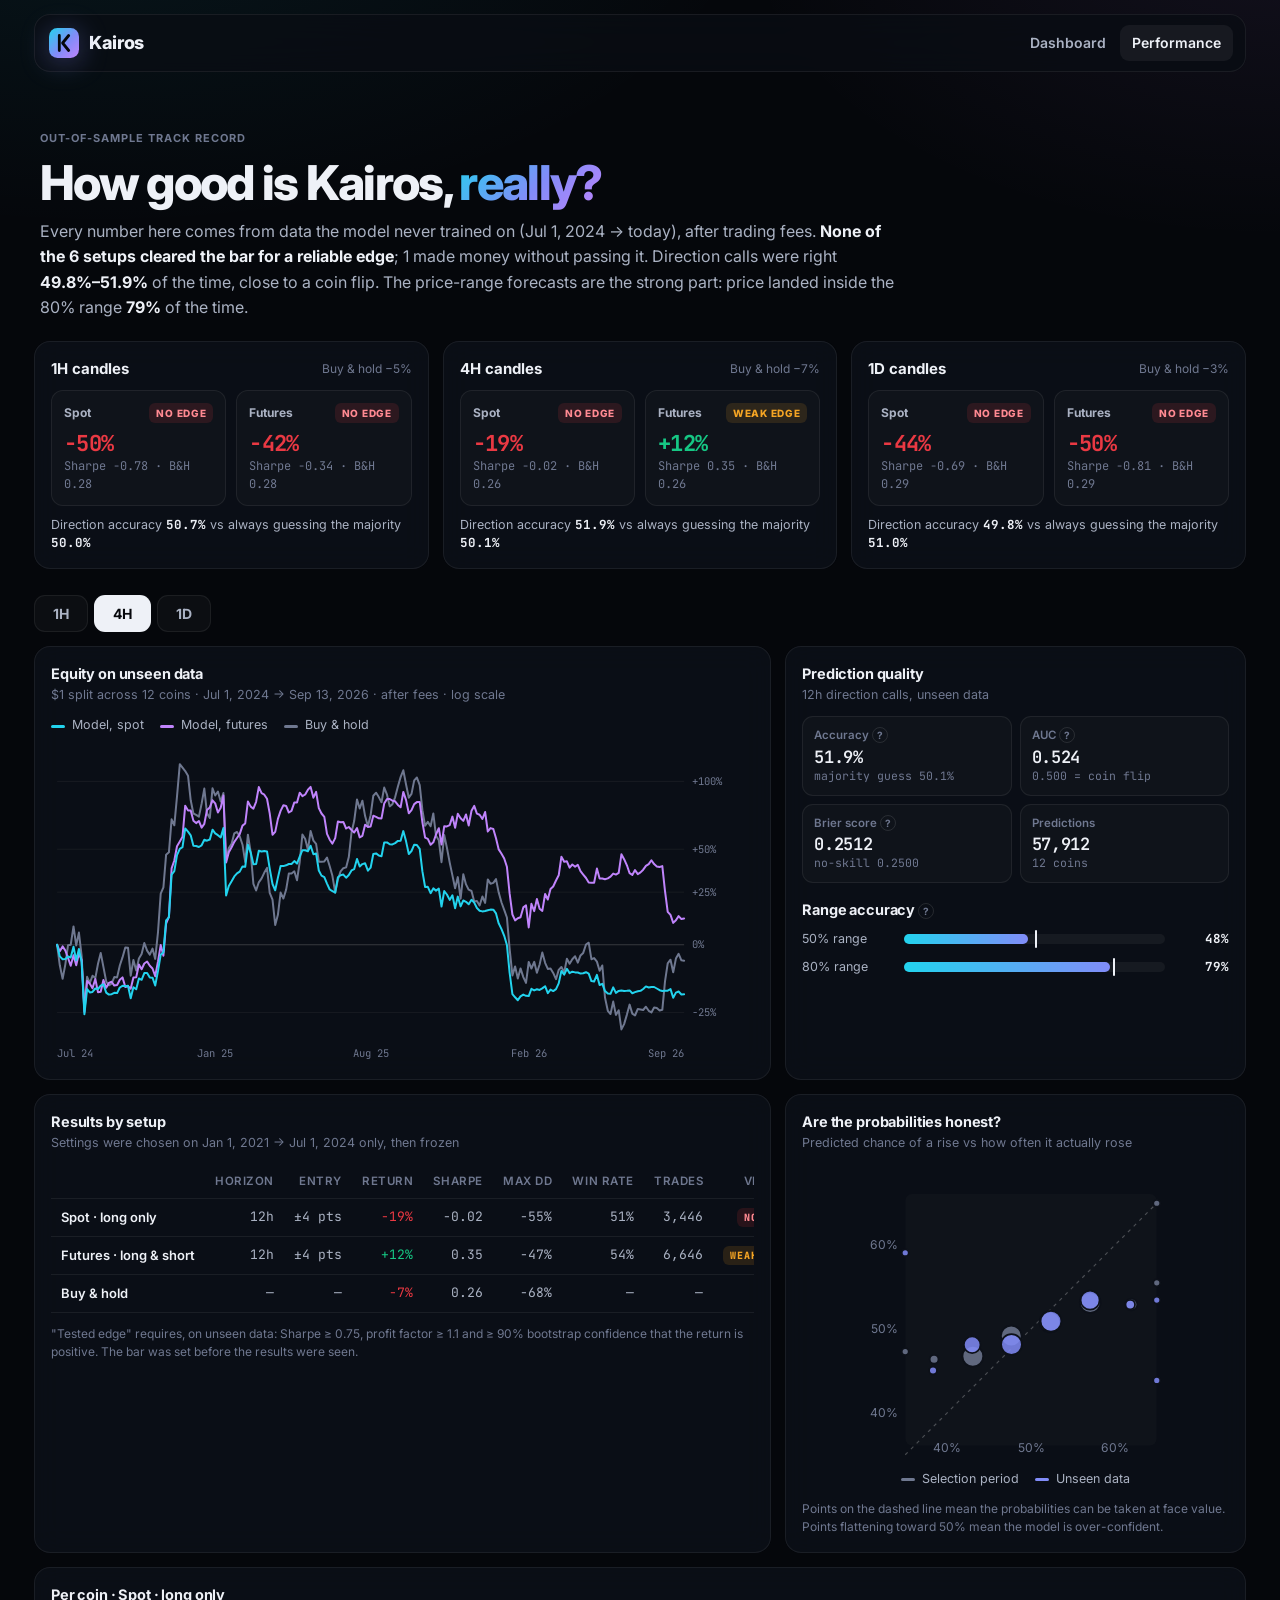
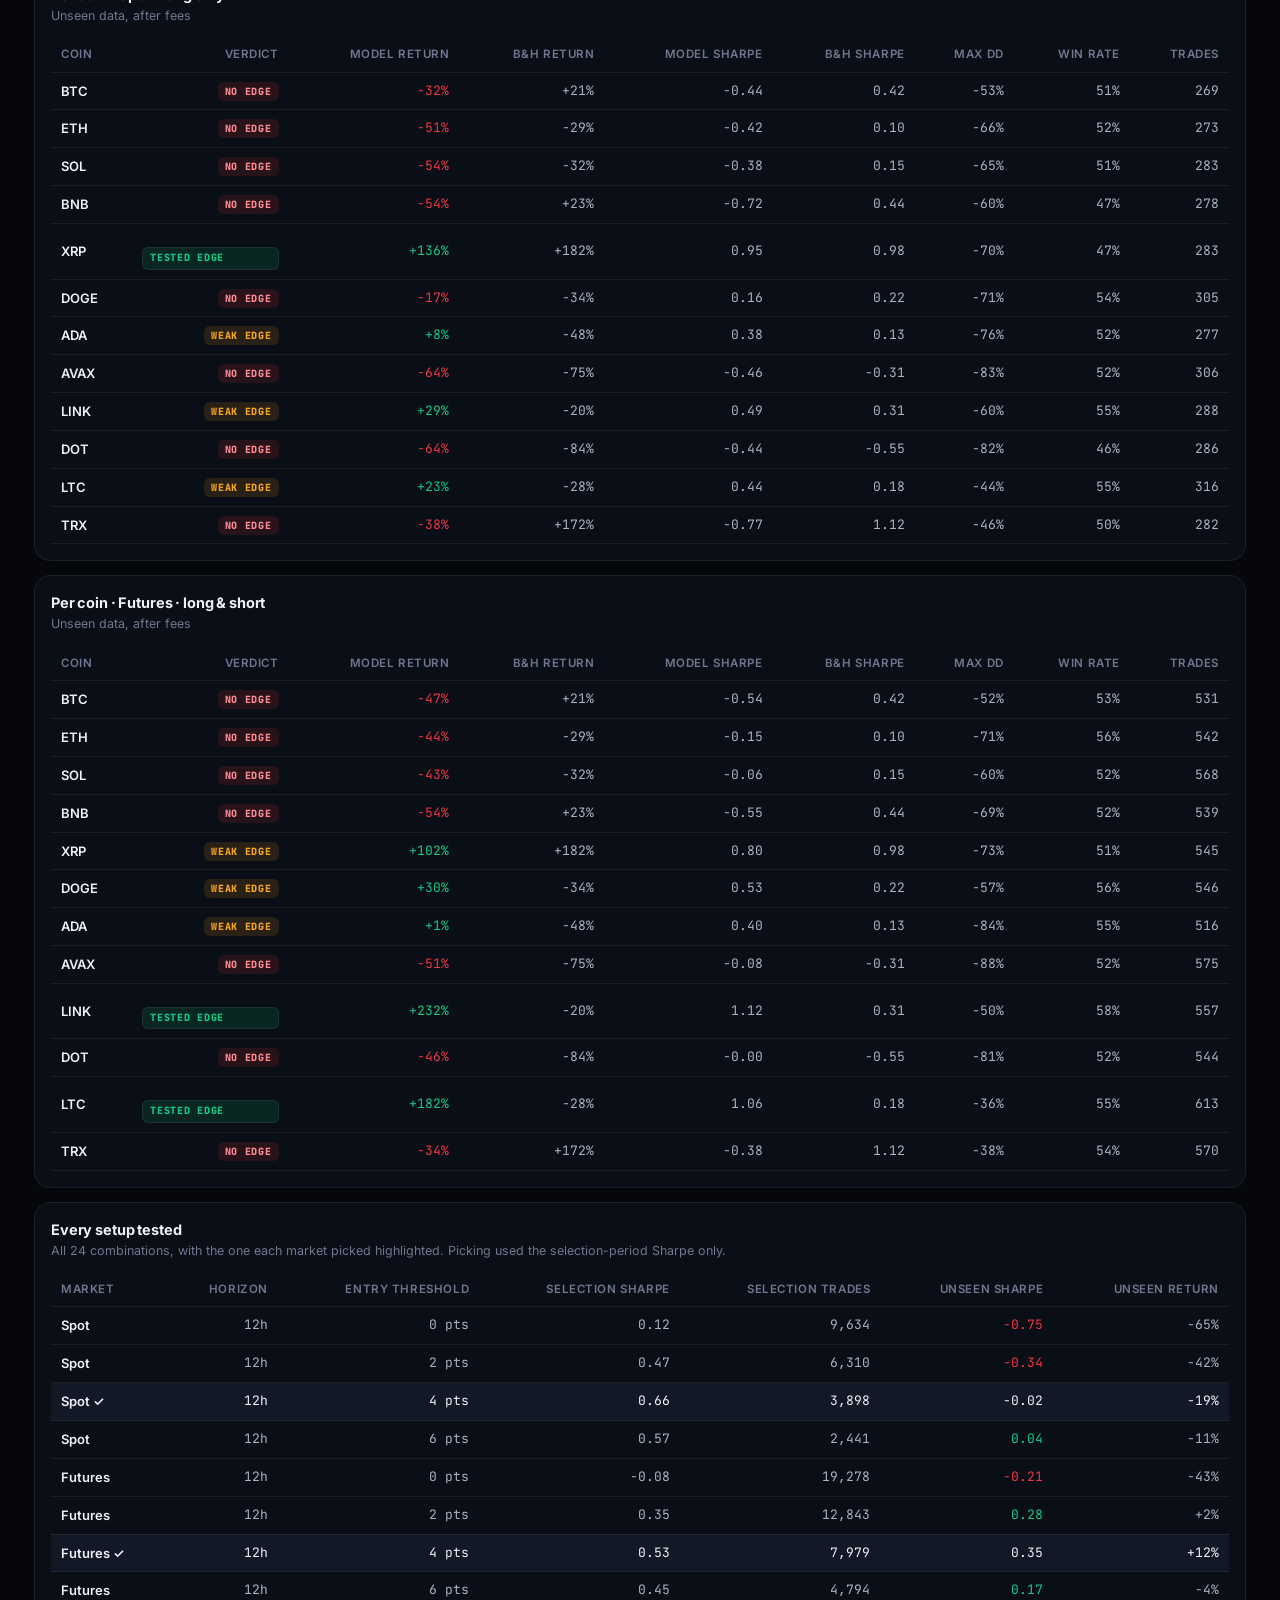
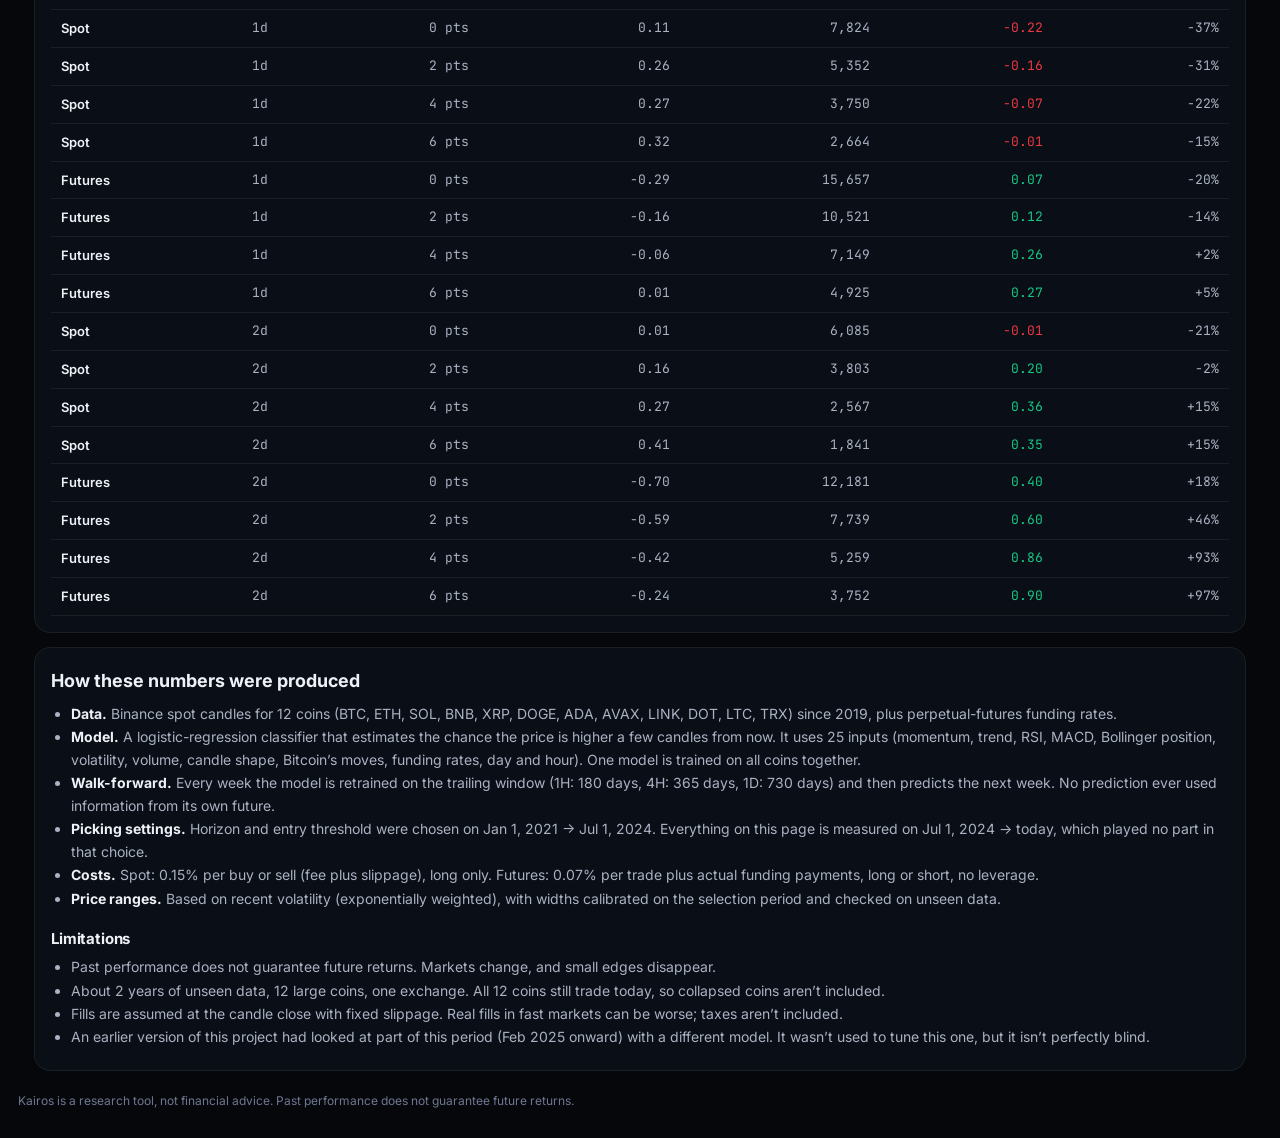
<file: performance.html>
<!doctype html>
<html lang="en">
<head>
<meta charset="utf-8">
<meta name="viewport" content="width=device-width, initial-scale=1, viewport-fit=cover">
<title>Kairos · Performance</title>
<meta name="theme-color" content="#05070b">
<link rel="icon" href="data:image/svg+xml,%3Csvg xmlns='http://www.w3.org/2000/svg' viewBox='0 0 32 32'%3E%3Cdefs%3E%3ClinearGradient id='g' x1='0' y1='0' x2='1' y2='1'%3E%3Cstop offset='0' stop-color='%2322d3ee'/%3E%3Cstop offset='.55' stop-color='%23818cf8'/%3E%3Cstop offset='1' stop-color='%23c084fc'/%3E%3C/linearGradient%3E%3C/defs%3E%3Crect width='32' height='32' rx='9' fill='url(%23g)'/%3E%3Cpath d='M11 8v16M21 8l-6.5 8L21 24' stroke='%2305070b' stroke-width='3' fill='none' stroke-linecap='round' stroke-linejoin='round'/%3E%3C/svg%3E">
<link rel="preconnect" href="https://fonts.googleapis.com">
<link rel="preconnect" href="https://fonts.gstatic.com" crossorigin>
<link href="https://fonts.googleapis.com/css2?family=Inter:wght@400;500;600;700;800&family=JetBrains+Mono:wght@400;500;600;700&display=swap" rel="stylesheet">
<link rel="stylesheet" href="css/kairos.css">
<link rel="stylesheet" href="css/performance.css">
</head>
<body>
<div class="perf">
  <header class="topbar">
    <a class="brand" href="index.html" aria-label="Kairos home">
      <svg class="logo" viewBox="0 0 32 32" aria-hidden="true"><defs><linearGradient id="logo-g" x1="0" y1="0" x2="1" y2="1"><stop offset="0" stop-color="#22d3ee"/><stop offset=".55" stop-color="#818cf8"/><stop offset="1" stop-color="#c084fc"/></linearGradient></defs><rect width="32" height="32" rx="9" fill="url(#logo-g)"/><path d="M11 8v16M21 8l-6.5 8L21 24" stroke="#05070b" stroke-width="3" fill="none" stroke-linecap="round" stroke-linejoin="round"/></svg>
      <span>Kairos</span>
    </a>
    <nav class="nav" style="margin-left:auto"><a href="index.html">Dashboard</a><a class="active" href="performance.html">Performance</a></nav>
  </header>

  <section class="hero">
    <p class="eyebrow">Out-of-sample track record</p>
    <h1>How good is Kairos, <span class="grad-text">really?</span></h1>
    <p class="lede" id="lede">Loading results…</p>
  </section>

  <section class="tiles" id="tiles"></section>

  <div class="tabs" id="tabs" role="tablist" aria-label="Timeframe"></div>
  <div id="detail"></div>

  <section class="card panel prose" id="method"></section>
</div>
<footer class="foot">Kairos is a research tool, not financial advice. Past performance does not guarantee future returns.</footer>
<div class="tooltip" id="tooltip" role="tooltip" hidden></div>
<script src="results/research.js"></script>
<script src="js/app/tooltips.js"></script>
<script src="js/performance.js"></script>
</body>
</html>
</file>
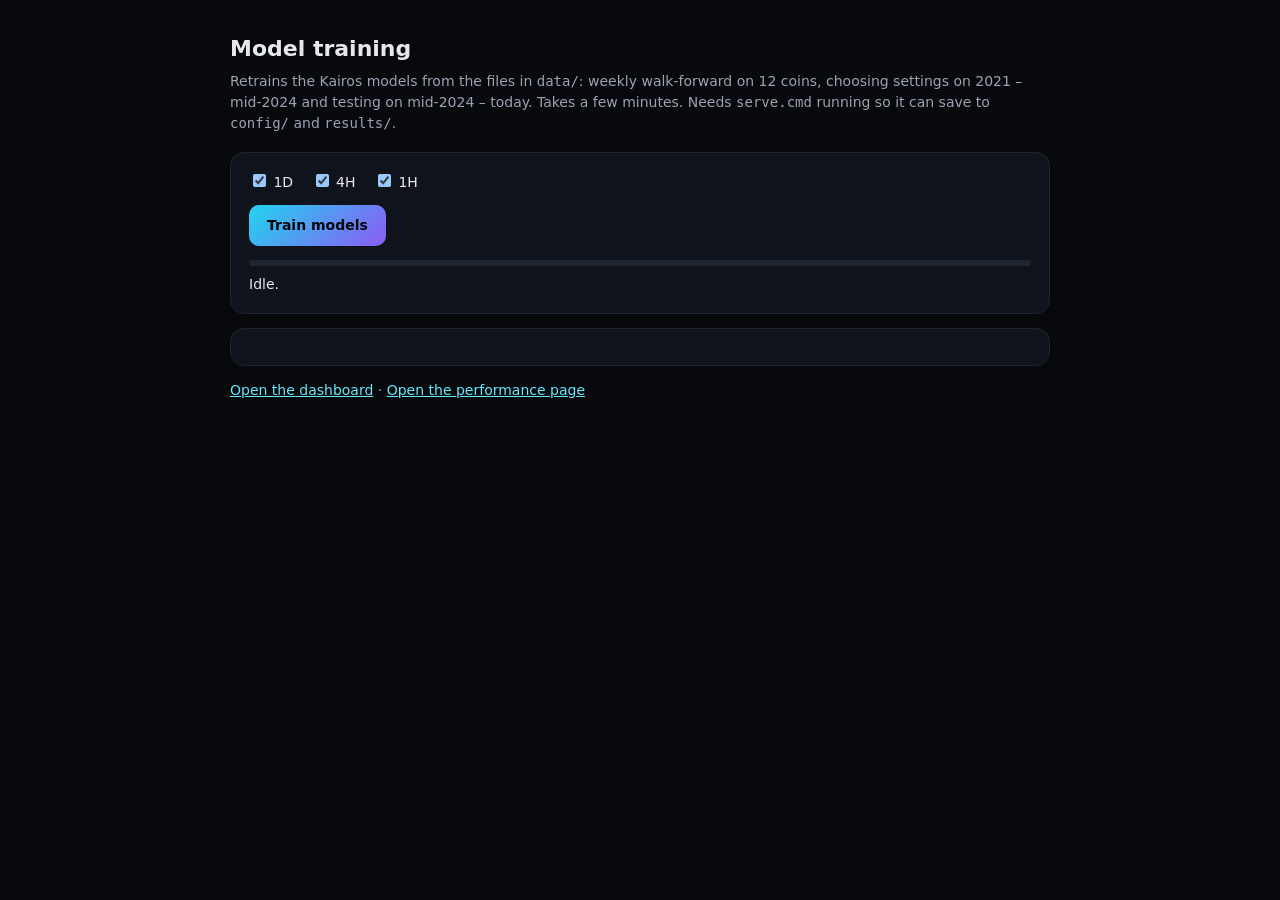
<file: research.html>
<!doctype html>
<html lang="en">
<head>
<meta charset="utf-8">
<meta name="viewport" content="width=device-width, initial-scale=1">
<title>Kairos · Model training</title>
<style>
  :root { color-scheme: dark; }
  body { margin: 0; font: 14px/1.5 Inter, system-ui, -apple-system, "Segoe UI", sans-serif; background: #07090d; color: #e6e8ee; }
  main { max-width: 820px; margin: 0 auto; padding: 32px 18px 64px; }
  h1 { font-size: 22px; margin: 0 0 6px; }
  p { color: #9aa3b2; margin: 0 0 18px; }
  .card { background: #0f131b; border: 1px solid #1e2430; border-radius: 14px; padding: 18px; margin-bottom: 14px; }
  label { margin-right: 14px; }
  button { font: inherit; font-weight: 600; padding: 10px 18px; border-radius: 10px; border: 0; background: linear-gradient(135deg, #22d3ee, #8b5cf6); color: #05060a; cursor: pointer; margin-top: 12px; }
  button:disabled { opacity: .45; cursor: default; }
  .bar { height: 6px; border-radius: 3px; background: #1e2430; overflow: hidden; margin: 14px 0 8px; }
  .bar > div { height: 100%; width: 0; background: linear-gradient(90deg, #22d3ee, #8b5cf6); transition: width .2s; }
  #log { font: 12px/1.7 "JetBrains Mono", ui-monospace, Consolas, monospace; color: #9aa3b2; white-space: pre-wrap; max-height: 380px; overflow: auto; }
  a { color: #67e8f9; }
</style>
</head>
<body>
<main>
  <h1>Model training</h1>
  <p>Retrains the Kairos models from the files in <code>data/</code>: weekly walk-forward on 12 coins, choosing settings on 2021 – mid-2024 and testing on mid-2024 – today. Takes a few minutes. Needs <code>serve.cmd</code> running so it can save to <code>config/</code> and <code>results/</code>.</p>
  <div class="card">
    <label><input type="checkbox" value="1d" checked> 1D</label>
    <label><input type="checkbox" value="4h" checked> 4H</label>
    <label><input type="checkbox" value="1h" checked> 1H</label>
    <br><button id="run">Train models</button>
    <div class="bar"><div id="bar"></div></div>
    <div id="status">Idle.</div>
  </div>
  <div class="card"><div id="log"></div></div>
  <p><a href="index.html">Open the dashboard</a> · <a href="performance.html">Open the performance page</a></p>
</main>
<script src="js/core/indicators.js"></script>
<script src="js/core/features.js"></script>
<script src="js/core/model.js"></script>
<script src="js/core/backtest.js"></script>
<script src="js/core/research.js"></script>
<script src="js/research-page.js"></script>
</body>
</html>
</file>
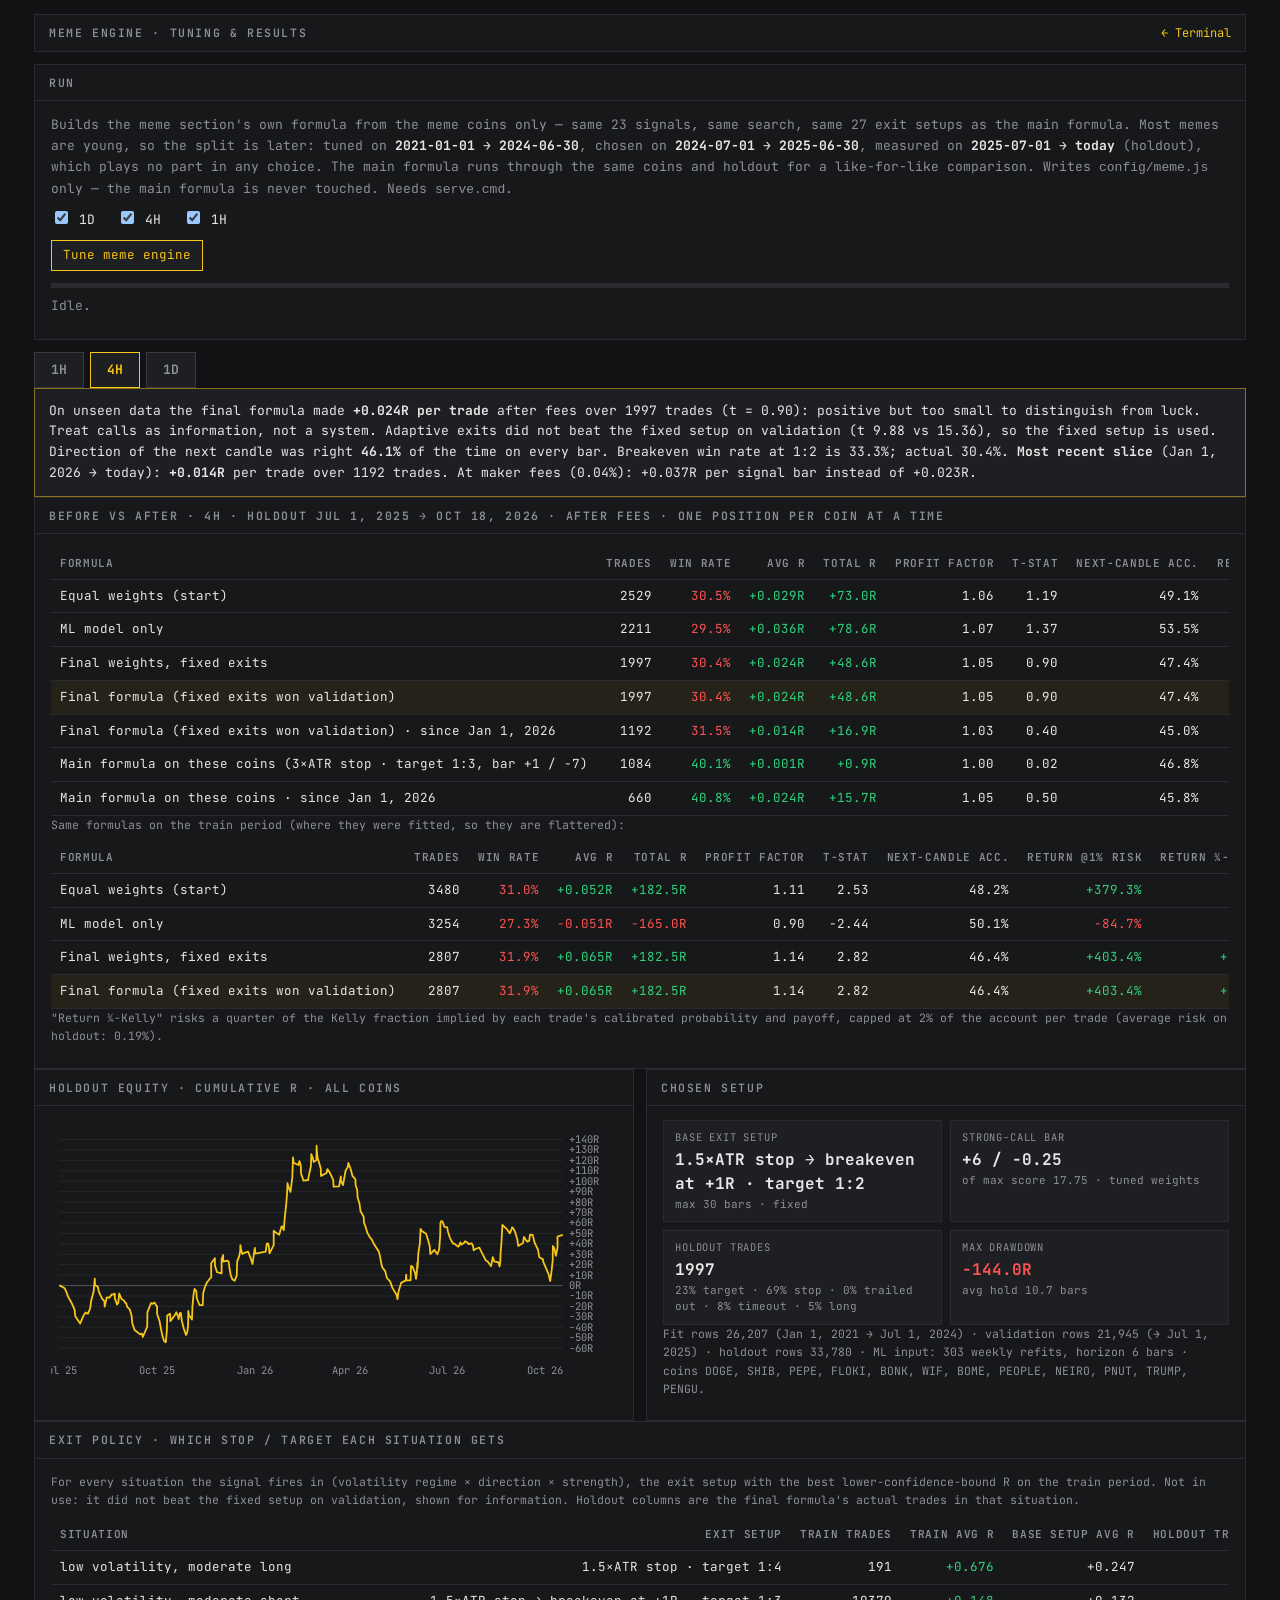
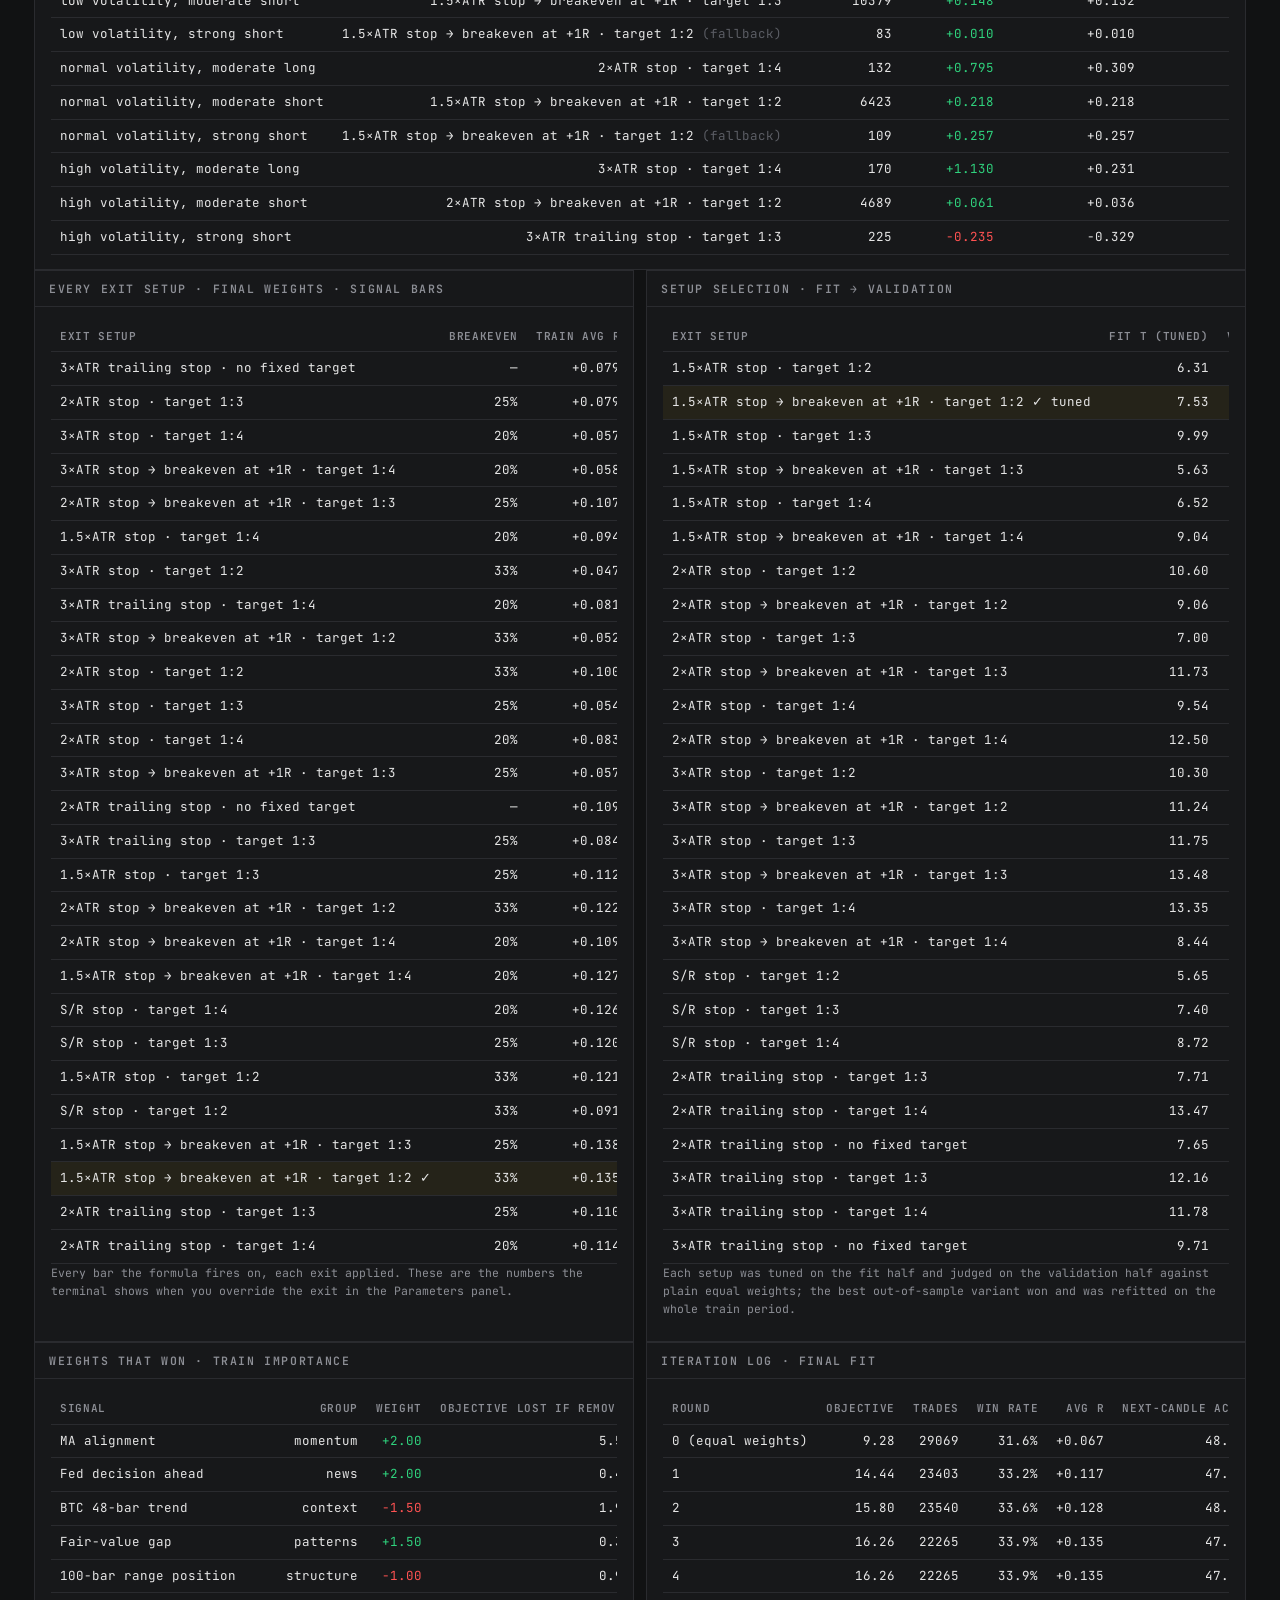
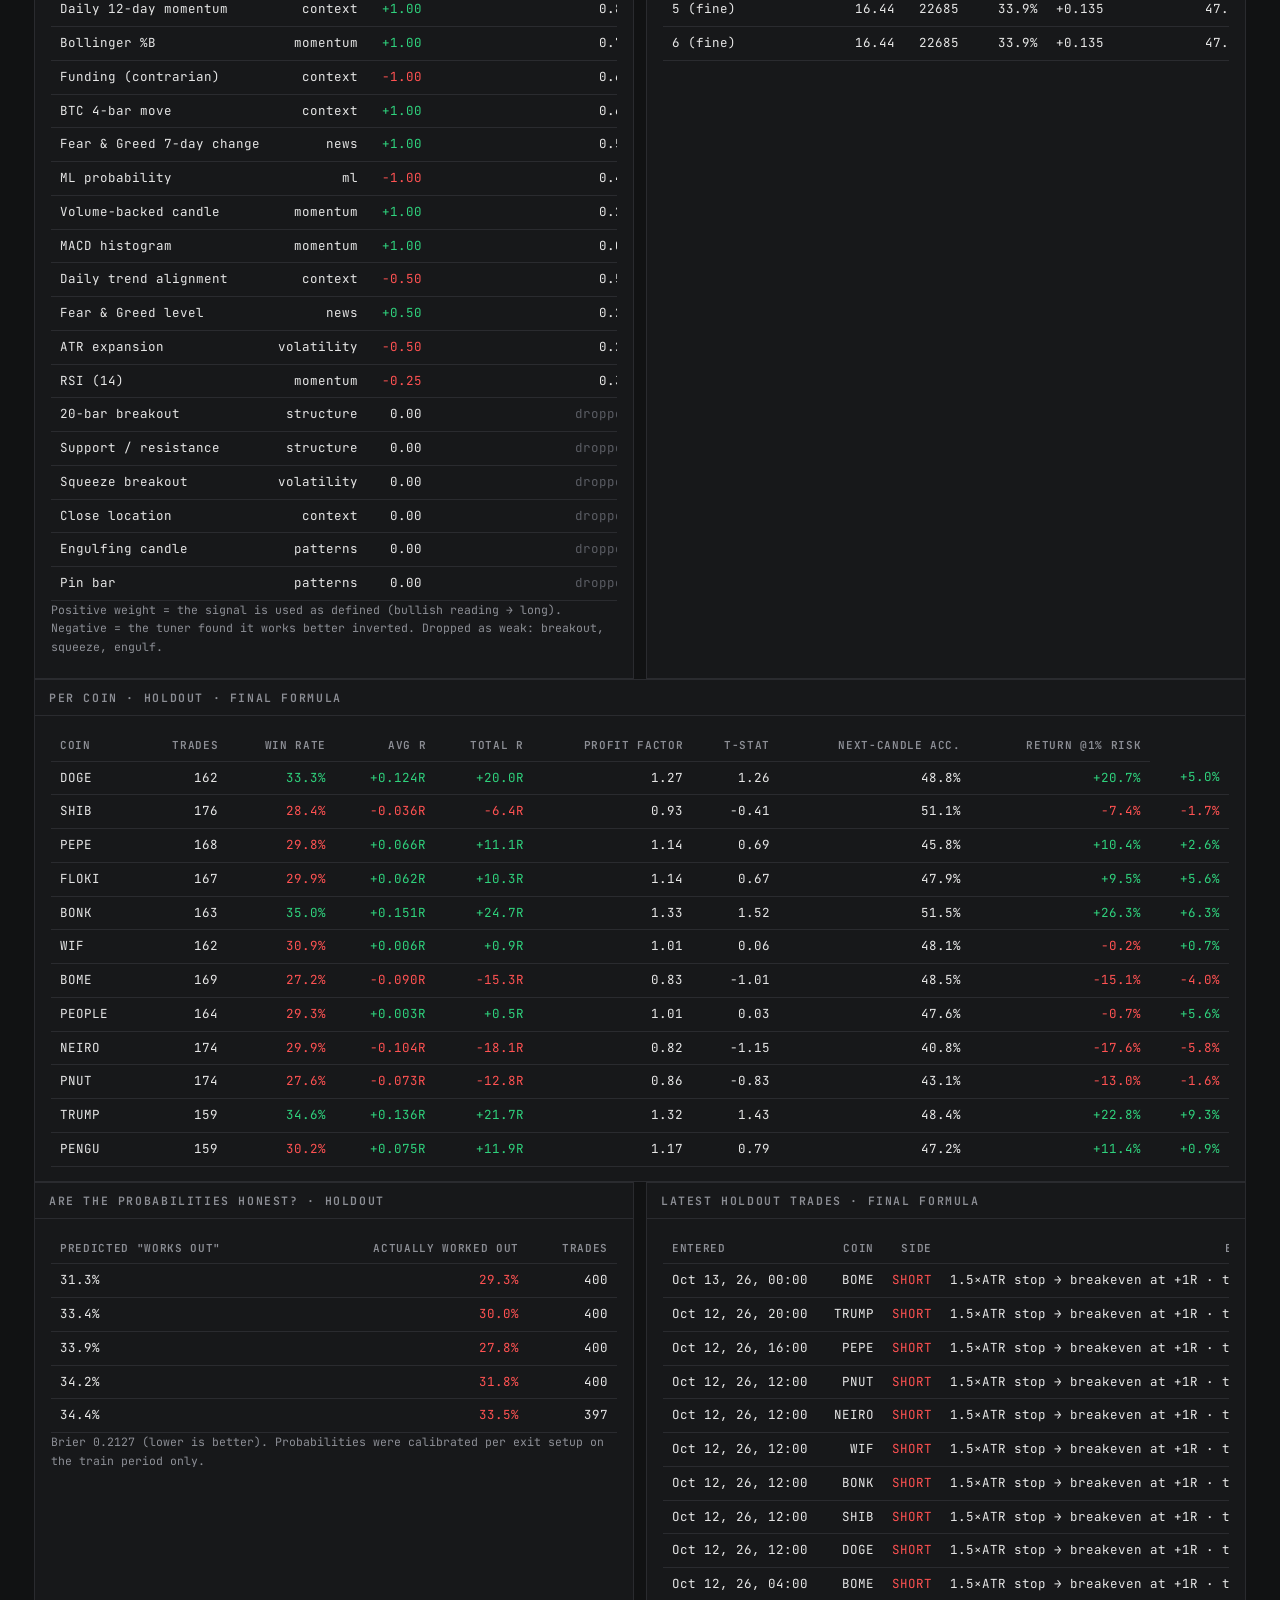
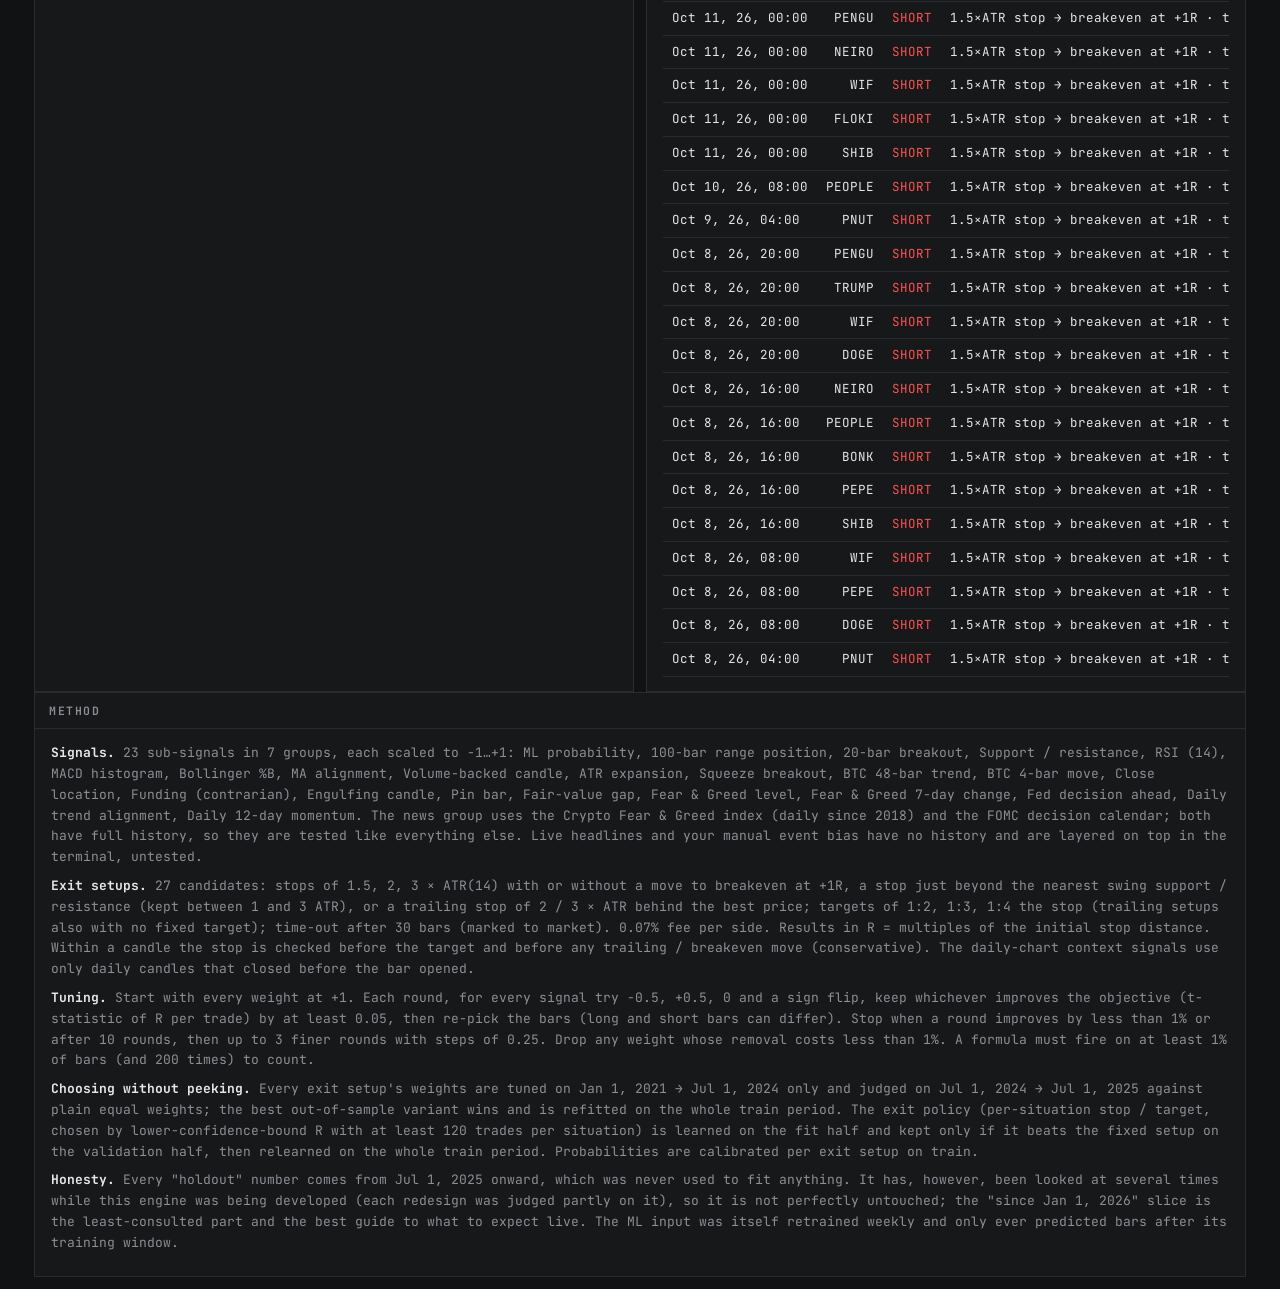
<file: tune-meme.html>
<!doctype html>
<html lang="en">
<head>
<meta charset="utf-8">
<meta name="viewport" content="width=device-width, initial-scale=1">
<title>Meme Engine · Tuning &amp; Results</title>
<link rel="preconnect" href="https://fonts.googleapis.com">
<link rel="preconnect" href="https://fonts.gstatic.com" crossorigin>
<link href="https://fonts.googleapis.com/css2?family=JetBrains+Mono:wght@400;500;600;700;800&display=swap" rel="stylesheet">
<link rel="stylesheet" href="css/terminal.css">
</head>
<body>
<main class="report">
  <div class="pane-head" style="border:1px solid var(--line);background:var(--pane)">
    <span class="pane-title">Meme engine · tuning &amp; results</span>
    <a href="index.html#memes">← Terminal</a>
  </div>

  <section class="pane">
    <div class="pane-head"><span class="pane-title">Run</span></div>
    <div class="pane-body">
      <p>Builds the meme section's own formula from the meme coins only — same 23 signals, same search, same 27 exit setups as the main formula. Most memes are young, so the split is later: tuned on <b>2021-01-01 → 2024-06-30</b>, chosen on <b>2024-07-01 → 2025-06-30</b>, measured on <b>2025-07-01 → today</b> (holdout), which plays no part in any choice. The main formula runs through the same coins and holdout for a like-for-like comparison. Writes <code>config/meme.js</code> only — the main formula is never touched. Needs <code>serve.cmd</code>.</p>
      <div style="margin:6px 0 10px">
        <label class="opt"><input type="checkbox" value="1d" checked> 1D</label>
        <label class="opt"><input type="checkbox" value="4h" checked> 4H</label>
        <label class="opt"><input type="checkbox" value="1h" checked> 1H</label>
      </div>
      <button class="tbtn primary" id="run">Tune meme engine</button>
      <div class="bar"><div id="bar"></div></div>
      <div id="status" class="muted">Idle.</div>
      <div id="log" style="margin-top:10px"></div>
    </div>
  </section>

  <div id="report"></div>
</main>
<script>window.TUNE_SET = 'meme';</script>
<script src="js/core/indicators.js"></script>
<script src="js/core/features.js"></script>
<script src="js/core/model.js"></script>
<script src="js/core/backtest.js"></script>
<script src="js/core/research.js"></script>
<script src="js/core/calendar.js"></script>
<script src="js/core/signal.js"></script>
<script src="js/core/tuner.js"></script>
<script src="js/app/data.js"></script>
<script src="config/signal.js"></script>
<script src="results/tuning-meme.js"></script>
<script src="results/tuning-meme5.js"></script>
<script src="js/tune-page.js"></script>
</body>
</html>
</file>
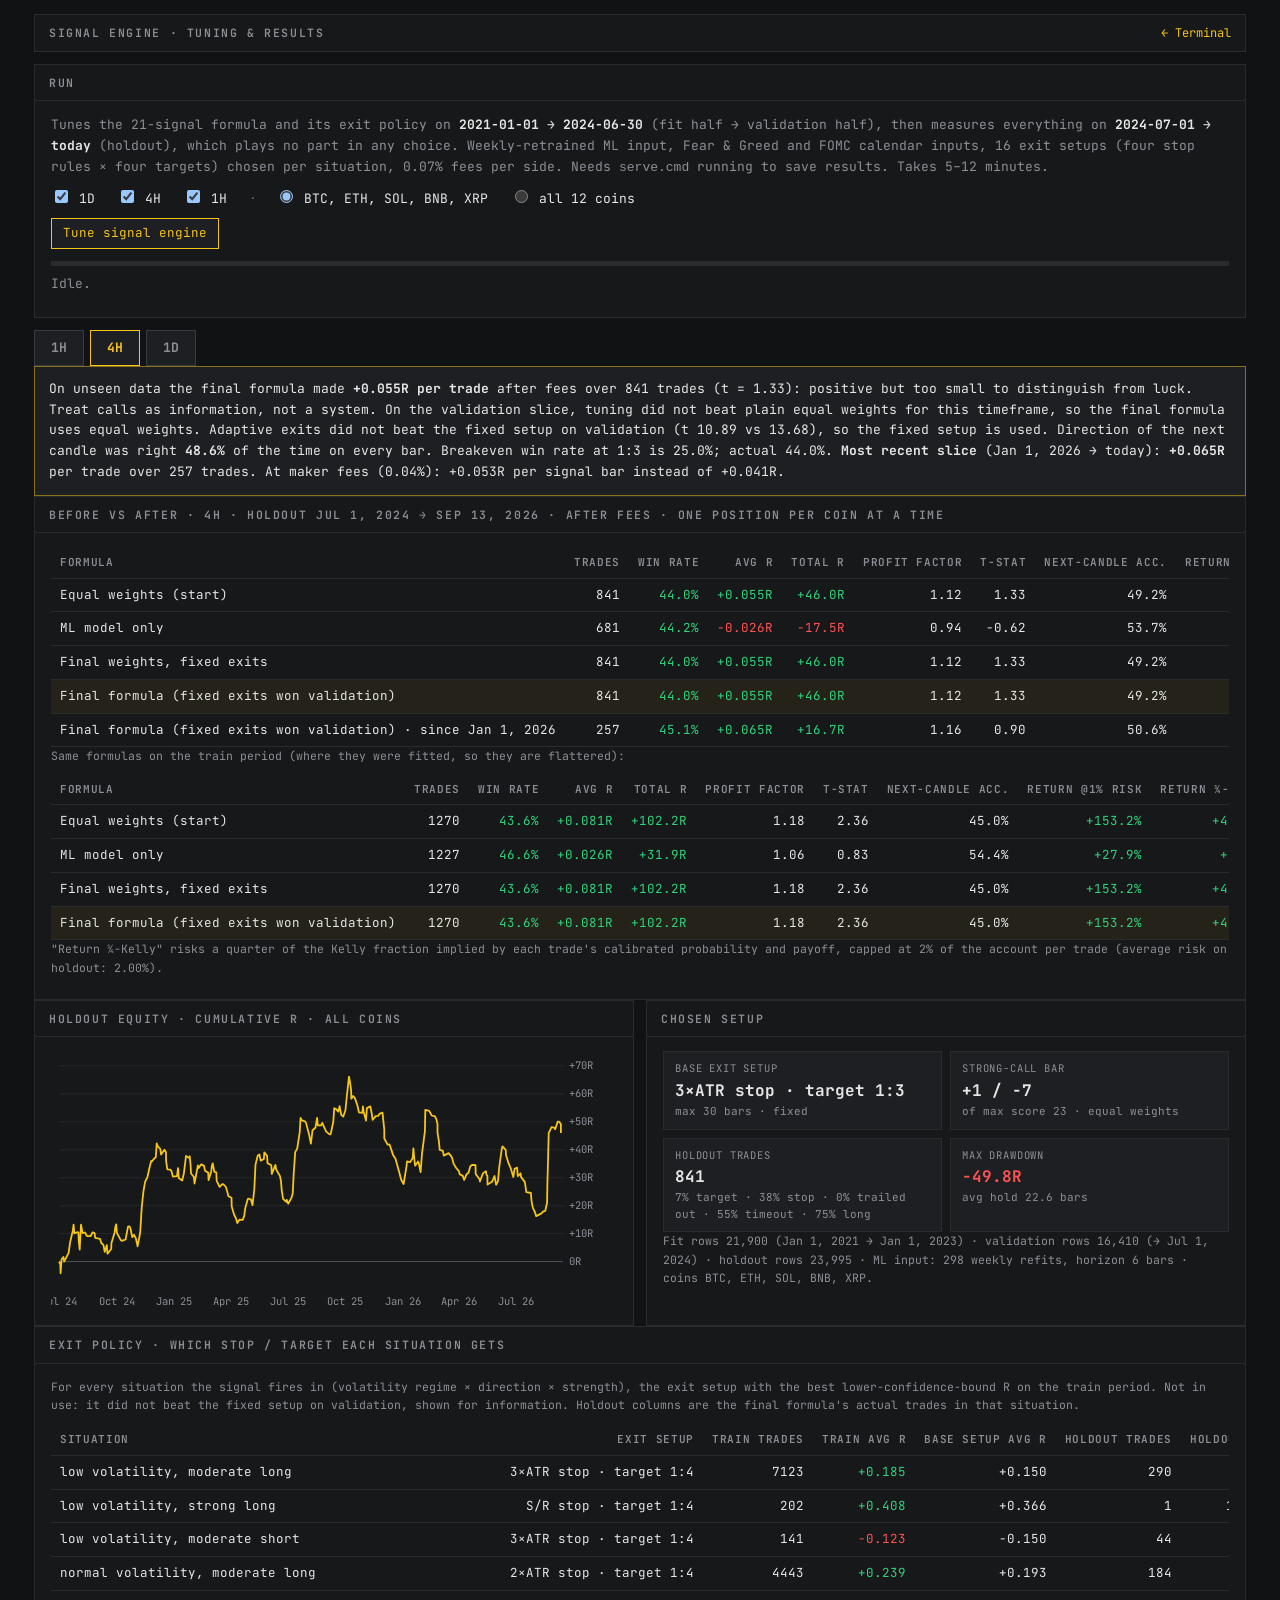
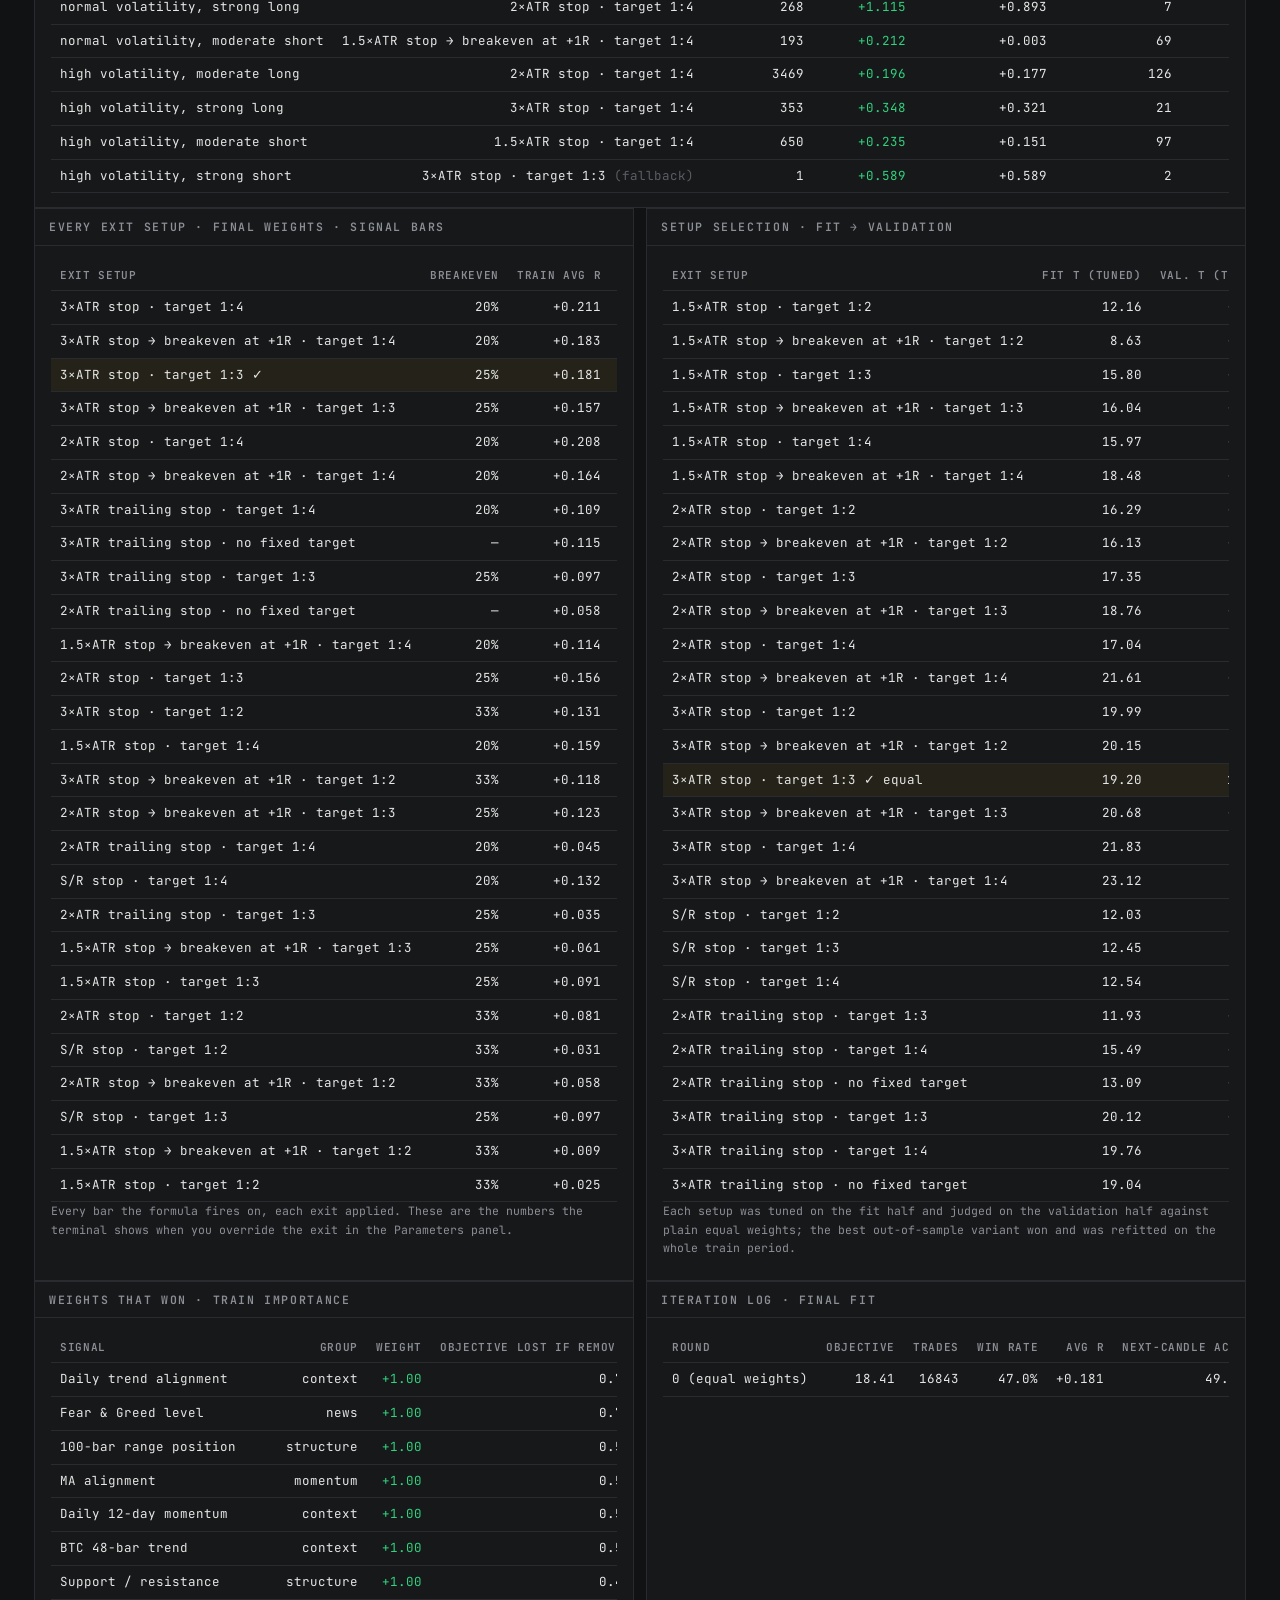
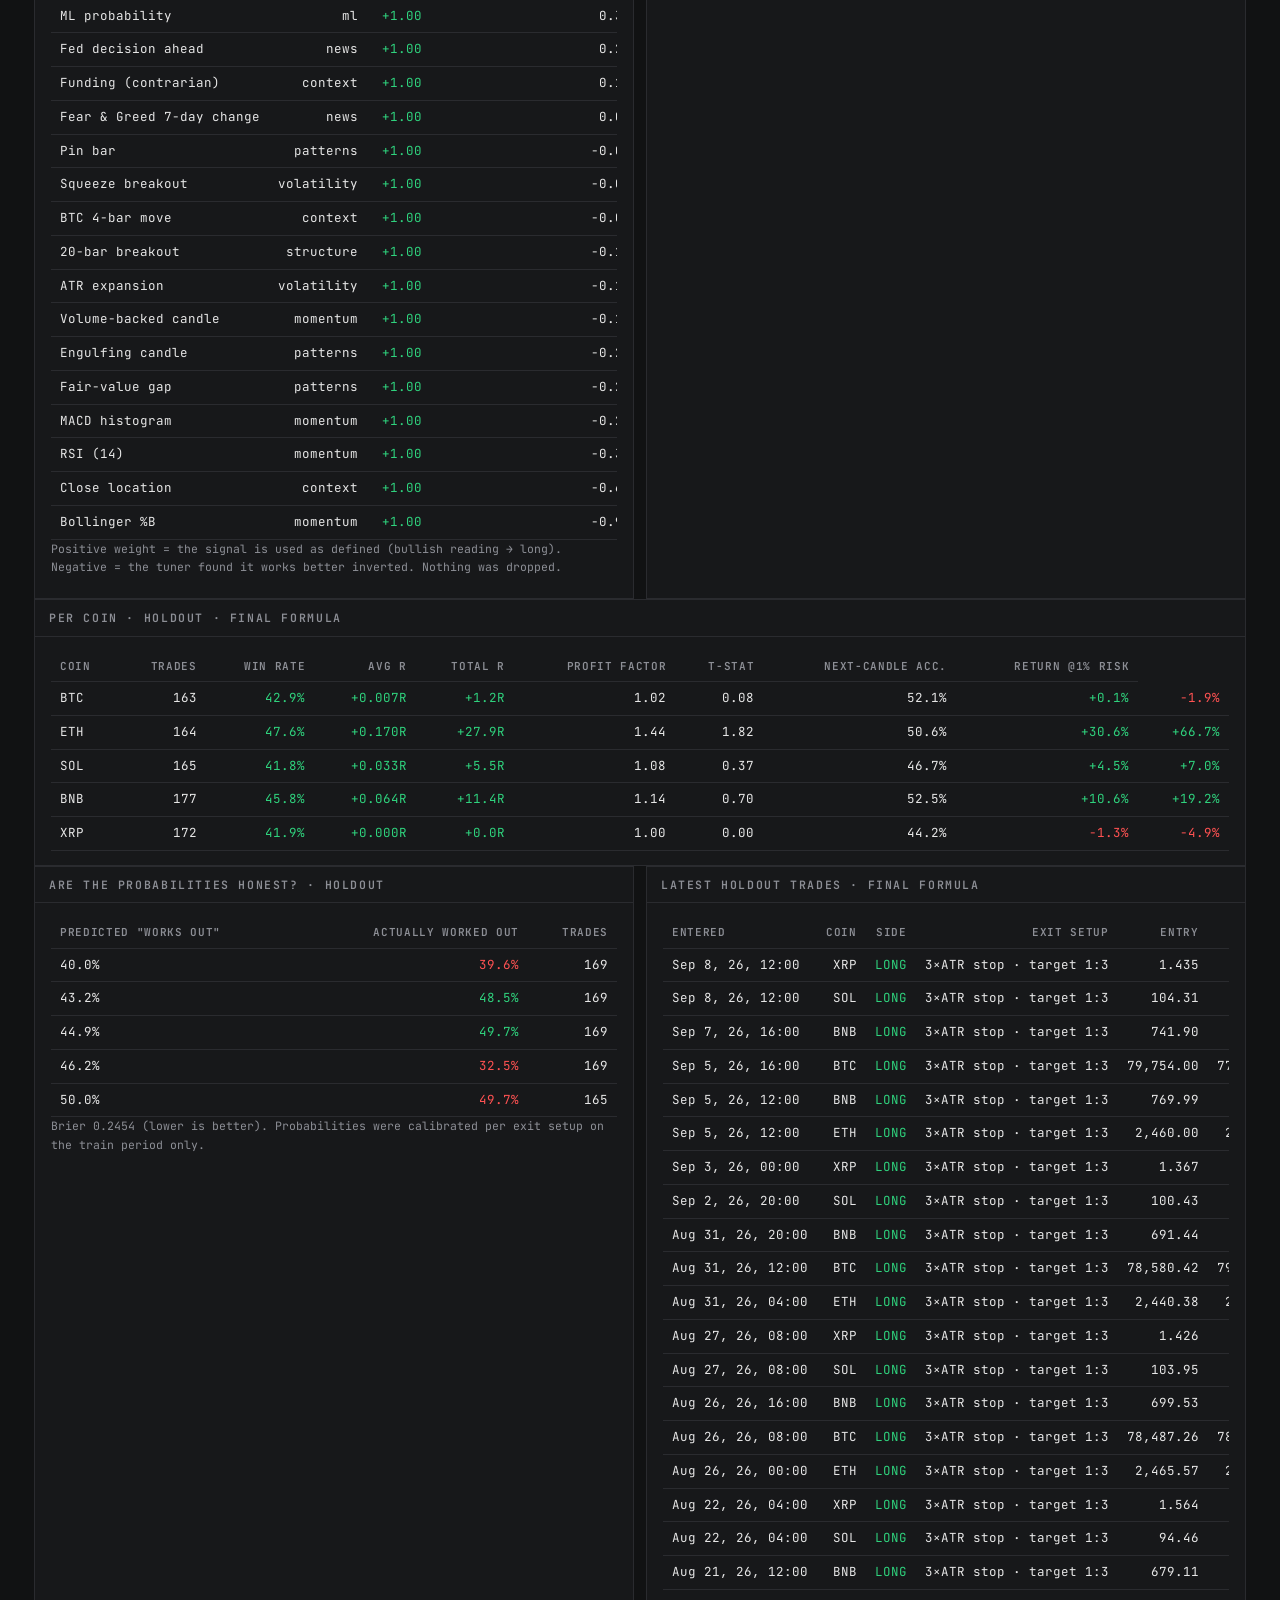
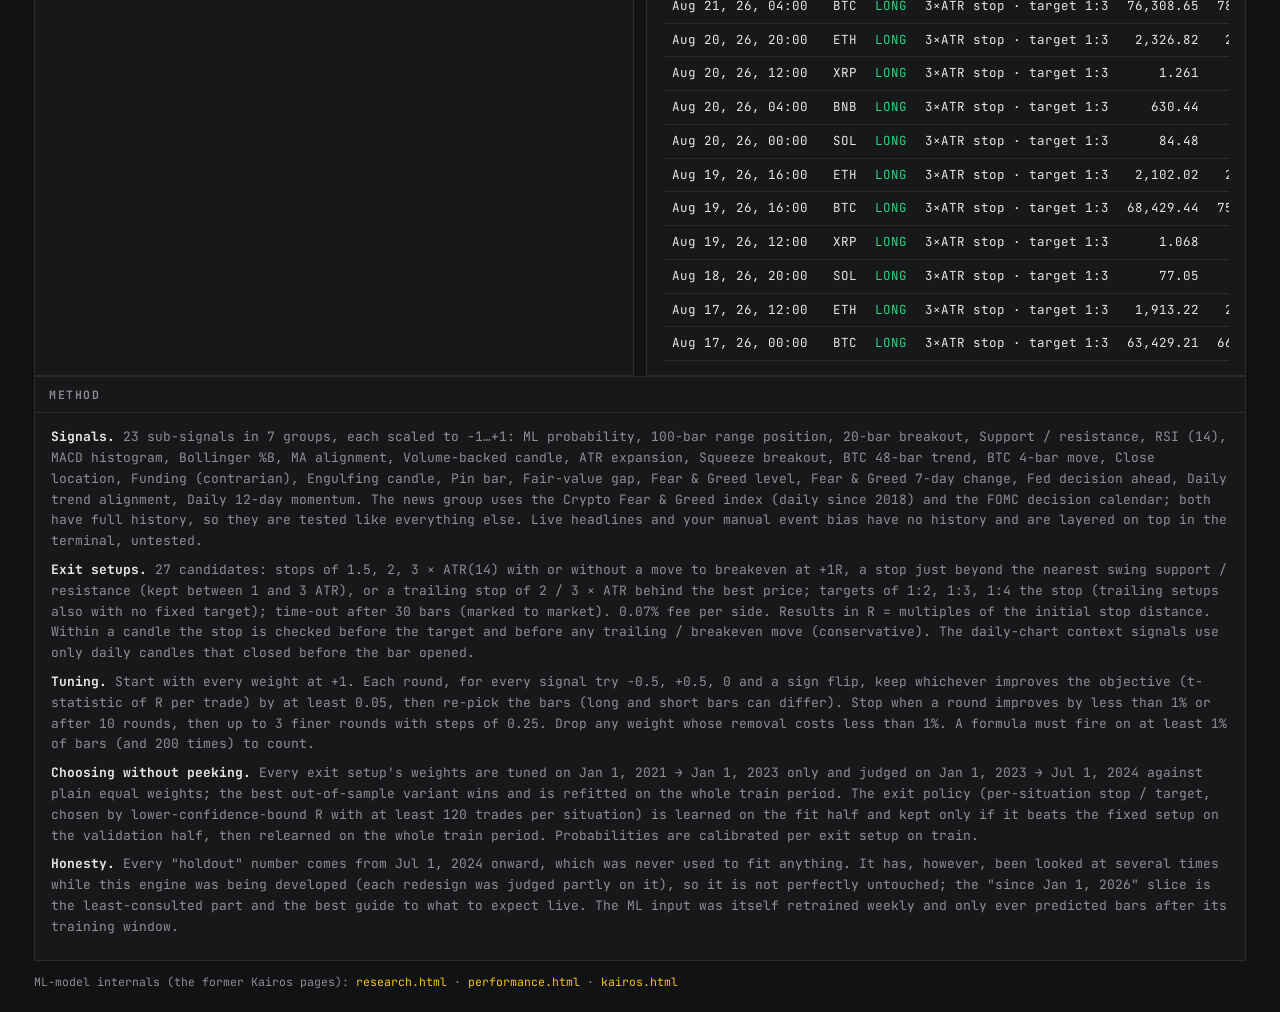
<file: tune.html>
<!doctype html>
<html lang="en">
<head>
<meta charset="utf-8">
<meta name="viewport" content="width=device-width, initial-scale=1">
<title>Signal Engine · Tuning &amp; Results</title>
<link rel="preconnect" href="https://fonts.googleapis.com">
<link rel="preconnect" href="https://fonts.gstatic.com" crossorigin>
<link href="https://fonts.googleapis.com/css2?family=JetBrains+Mono:wght@400;500;600;700;800&display=swap" rel="stylesheet">
<link rel="stylesheet" href="css/terminal.css">
</head>
<body>
<main class="report">
  <div class="pane-head" style="border:1px solid var(--line);background:var(--pane)">
    <span class="pane-title">Signal engine · tuning &amp; results</span>
    <a href="index.html">← Terminal</a>
  </div>

  <section class="pane">
    <div class="pane-head"><span class="pane-title">Run</span></div>
    <div class="pane-body">
      <p>Tunes the 21-signal formula and its exit policy on <b>2021-01-01 → 2024-06-30</b> (fit half → validation half), then measures everything on <b>2024-07-01 → today</b> (holdout), which plays no part in any choice. Weekly-retrained ML input, Fear &amp; Greed and FOMC calendar inputs, 16 exit setups (four stop rules × four targets) chosen per situation, 0.07% fees per side. Needs <code>serve.cmd</code> running to save results. Takes 5–12 minutes.</p>
      <div style="margin:6px 0 10px">
        <label class="opt"><input type="checkbox" value="1d" checked> 1D</label>
        <label class="opt"><input type="checkbox" value="4h" checked> 4H</label>
        <label class="opt"><input type="checkbox" value="1h" checked> 1H</label>
        <span class="dim">·</span>
        <label class="opt" style="margin-left:10px"><input type="radio" name="coins" value="major" checked> BTC, ETH, SOL, BNB, XRP</label>
        <label class="opt"><input type="radio" name="coins" value="all"> all 12 coins</label>
      </div>
      <button class="tbtn primary" id="run">Tune signal engine</button>
      <div class="bar"><div id="bar"></div></div>
      <div id="status" class="muted">Idle.</div>
      <div id="log" style="margin-top:10px"></div>
    </div>
  </section>

  <div id="report"></div>

  <p class="dim" style="font-size:11.5px">ML-model internals (the former Kairos pages): <a href="research.html">research.html</a> · <a href="performance.html">performance.html</a> · <a href="kairos.html">kairos.html</a></p>
</main>
<script src="js/core/indicators.js"></script>
<script src="js/core/features.js"></script>
<script src="js/core/model.js"></script>
<script src="js/core/backtest.js"></script>
<script src="js/core/research.js"></script>
<script src="js/core/calendar.js"></script>
<script src="js/core/signal.js"></script>
<script src="js/core/tuner.js"></script>
<script src="results/tuning.js"></script>
<script src="js/tune-page.js"></script>
</body>
</html>
</file>
<file: css/kairos.css>
:root {
  color-scheme: dark;
  --bg: #05070b;
  --panel: rgba(13, 17, 25, 0.82);
  --panel-solid: #0d1119;
  --line: rgba(255, 255, 255, 0.065);
  --line-2: rgba(255, 255, 255, 0.11);
  --text: #eef1f7;
  --text-2: #aab2c3;
  --muted: #6f7890;
  --up: #16c784;
  --up-soft: rgba(22, 199, 132, 0.13);
  --down: #ea3943;
  --down-soft: rgba(234, 57, 67, 0.13);
  --warn: #f5a524;
  --warn-soft: rgba(245, 165, 36, 0.13);
  --cyan: #22d3ee;
  --indigo: #818cf8;
  --violet: #c084fc;
  --grad: linear-gradient(135deg, #22d3ee 0%, #818cf8 55%, #c084fc 100%);
  --radius: 16px;
  --mono: "JetBrains Mono", ui-monospace, SFMono-Regular, Consolas, monospace;
  --sans: Inter, system-ui, -apple-system, "Segoe UI", Roboto, sans-serif;
}

* { box-sizing: border-box; }
[hidden] { display: none !important; }
html { -webkit-text-size-adjust: 100%; }
body {
  margin: 0;
  min-height: 100vh;
  font: 14px/1.45 var(--sans);
  color: var(--text);
  background-color: var(--bg);
  background-image:
    radial-gradient(1100px 560px at 8% -12%, rgba(34, 211, 238, 0.075), transparent 60%),
    radial-gradient(900px 520px at 100% -8%, rgba(192, 132, 252, 0.075), transparent 60%);
  background-attachment: fixed;
  -webkit-font-smoothing: antialiased;
}
a { color: var(--cyan); }
button { font-family: inherit; }
.muted { color: var(--muted); }
.up { color: var(--up); }
.down { color: var(--down); }
.mono { font-family: var(--mono); }
.grad-text { background: var(--grad); -webkit-background-clip: text; background-clip: text; color: transparent; }
.eyebrow { font-size: 11px; font-weight: 700; letter-spacing: 0.09em; text-transform: uppercase; color: var(--muted); }

/* ---------------- layout ---------------- */
.app {
  display: grid;
  grid-template-columns: 272px minmax(0, 1fr) 384px;
  grid-template-areas: "top top top" "watch main side";
  gap: 14px;
  padding: 14px;
  max-width: 1880px;
  margin: 0 auto;
}
.card { background: var(--panel); border: 1px solid var(--line); border-radius: var(--radius); backdrop-filter: blur(14px); -webkit-backdrop-filter: blur(14px); }
.main { grid-area: main; display: flex; flex-direction: column; gap: 14px; min-width: 0; }
.side { grid-area: side; display: flex; flex-direction: column; gap: 14px; min-width: 0; }

/* ---------------- top bar ---------------- */
.topbar {
  grid-area: top;
  position: sticky; top: 10px; z-index: 30;
  display: flex; align-items: center; gap: 18px;
  padding: 10px 12px 10px 14px;
  background: rgba(10, 13, 20, 0.78);
  border: 1px solid var(--line); border-radius: var(--radius);
  backdrop-filter: blur(16px); -webkit-backdrop-filter: blur(16px);
}
.brand { display: flex; align-items: center; gap: 10px; color: var(--text); text-decoration: none; font-weight: 800; font-size: 18px; letter-spacing: -0.02em; }
.logo { width: 30px; height: 30px; filter: drop-shadow(0 4px 14px rgba(129, 140, 248, 0.35)); }
.controls { display: flex; align-items: center; gap: 10px; margin-left: auto; flex-wrap: wrap; }
.seg { display: inline-flex; gap: 2px; padding: 3px; border-radius: 11px; background: rgba(255, 255, 255, 0.04); border: 1px solid var(--line); }
.seg button {
  position: relative; border: 0; background: transparent; color: var(--text-2);
  font-size: 13px; font-weight: 600; padding: 7px 12px; border-radius: 8px; cursor: pointer; transition: background 0.15s, color 0.15s;
}
.seg button:hover { color: var(--text); background: rgba(255, 255, 255, 0.04); }
.seg button[aria-checked="true"] { color: #06080c; background: var(--text); }
.seg .mdot { position: absolute; top: 5px; right: 4px; width: 4px; height: 4px; border-radius: 50%; background: var(--cyan); }
.seg button[aria-checked="true"] .mdot { background: #6366f1; }
.nav { display: flex; gap: 2px; }
.nav a { color: var(--text-2); text-decoration: none; font-weight: 600; padding: 8px 12px; border-radius: 9px; }
.nav a:hover, .nav a.active { color: var(--text); background: rgba(255, 255, 255, 0.055); }
.live { display: flex; align-items: center; gap: 7px; font-size: 12px; font-weight: 600; color: var(--muted); padding-right: 4px; }
.live .dot { width: 7px; height: 7px; border-radius: 50%; background: var(--muted); }
.live.on { color: var(--text-2); }
.live.on .dot { background: var(--up); animation: pulse 2s infinite; }
@keyframes pulse {
  0% { box-shadow: 0 0 0 0 rgba(22, 199, 132, 0.55); }
  70% { box-shadow: 0 0 0 8px rgba(22, 199, 132, 0); }
  100% { box-shadow: 0 0 0 0 rgba(22, 199, 132, 0); }
}

/* ---------------- watchlist ---------------- */
.watch { grid-area: watch; display: flex; flex-direction: column; min-height: 0; align-self: start; position: sticky; top: 84px; max-height: calc(100vh - 98px); }
.watch-head { display: flex; justify-content: space-between; align-items: baseline; padding: 14px 14px 6px; font-weight: 700; }
.watch-head .muted { font-size: 12px; font-weight: 600; }
.watch-list { overflow: auto; padding: 4px 6px 8px; scrollbar-width: thin; }
.wrow {
  display: grid; grid-template-columns: 30px minmax(0, 1fr) auto; align-items: center; gap: 10px;
  width: 100%; padding: 9px 8px; border: 0; border-radius: 11px; background: transparent; color: inherit; text-align: left; cursor: pointer;
  transition: background 0.15s;
}
.wrow:hover { background: rgba(255, 255, 255, 0.04); }
.wrow[aria-current="true"] { background: rgba(255, 255, 255, 0.07); box-shadow: inset 2px 0 0 var(--indigo); }
.w-id, .w-q { display: flex; flex-direction: column; min-width: 0; }
.w-q { align-items: flex-end; gap: 3px; }
.tk { font-weight: 700; font-size: 13.5px; }
.nm { color: var(--muted); font-size: 12px; white-space: nowrap; overflow: hidden; text-overflow: ellipsis; }
.px { font: 500 13px var(--mono); font-variant-numeric: tabular-nums; }
.meta { display: flex; align-items: center; gap: 6px; }
.chg { font: 600 11.5px var(--mono); font-variant-numeric: tabular-nums; }
.pill { font-size: 10px; font-weight: 800; letter-spacing: 0.07em; padding: 3px 6px; border-radius: 6px; background: rgba(255, 255, 255, 0.07); color: var(--text-2); min-width: 42px; text-align: center; }
.pill.long { background: var(--up-soft); color: var(--up); }
.pill.short { background: var(--down-soft); color: var(--down); }
.pill.wait { opacity: 0.4; }

.coin-icon { position: relative; flex: 0 0 auto; display: inline-grid; place-items: center; width: 28px; height: 28px; border-radius: 50%; overflow: hidden; background: linear-gradient(135deg, #273043, #121824); color: var(--text-2); font-size: 12px; font-weight: 800; }
.coin-icon::before { content: attr(data-t); }
.coin-icon img { position: absolute; inset: 0; width: 100%; height: 100%; }
.coin-icon.lg { width: 40px; height: 40px; font-size: 16px; }

/* ---------------- chart ---------------- */
.chart-card { overflow: hidden; }
.chart-head { display: flex; align-items: center; justify-content: space-between; gap: 16px; flex-wrap: wrap; padding: 14px 16px; border-bottom: 1px solid var(--line); }
.asset { display: flex; align-items: center; gap: 12px; min-width: 0; }
.asset-name { font-weight: 700; font-size: 15px; }
.asset-name span { margin-left: 7px; font-weight: 500; font-size: 13px; color: var(--muted); }
.asset-price { display: flex; align-items: baseline; gap: 10px; }
.asset-price .big { font: 600 26px var(--mono); letter-spacing: -0.02em; font-variant-numeric: tabular-nums; }
.asset-price .chg { font-size: 13px; }
.asset-stats { display: flex; gap: 22px; }
.kv .k { font-size: 11px; font-weight: 600; letter-spacing: 0.06em; text-transform: uppercase; color: var(--muted); }
.kv .v { font: 500 13px var(--mono); color: var(--text-2); }
.tv { height: 560px; background: #0b0f16; }
.tv-fallback { height: 100%; display: grid; place-items: center; color: var(--muted); padding: 20px; text-align: center; }

/* ---------------- forecast chart ---------------- */
.forecast-card { padding: 16px 16px 10px; }
.card-title { display: flex; justify-content: space-between; align-items: flex-end; gap: 12px; flex-wrap: wrap; margin-bottom: 8px; }
.card-title h2 { margin: 0; font-size: 16px; letter-spacing: -0.01em; }
.sub { color: var(--muted); font-size: 12.5px; margin: 2px 0 0; }
.legend { display: flex; flex-wrap: wrap; gap: 6px 14px; font-size: 12px; color: var(--text-2); }
.legend i { display: inline-block; width: 12px; height: 8px; border-radius: 2px; margin-right: 6px; vertical-align: 0; }
.fc-chart { position: relative; height: 390px; }
.fc-chart svg { display: block; width: 100%; height: 100%; }
.fc-chart svg text { font-family: var(--mono); }
.fc-grid { stroke: rgba(255, 255, 255, 0.05); stroke-width: 1; }
.fc-tick { fill: var(--muted); font-size: 10.5px; }
.fc-accent { fill: #a5b4fc; }
.fc-up { fill: var(--up); stroke: var(--up); }
.fc-down { fill: var(--down); stroke: var(--down); }
.fc-wick { stroke-width: 1; }
.fc-pos-long { fill: rgba(22, 199, 132, 0.07); }
.fc-pos-short { fill: rgba(234, 57, 67, 0.07); }
.fc-mid { fill: none; stroke: #a5b4fc; stroke-width: 1.6; stroke-dasharray: 5 4; }
.fc-now { stroke: rgba(255, 255, 255, 0.22); stroke-width: 1; stroke-dasharray: 2 4; }
.fc-now-label { fill: var(--muted); font-size: 9.5px; letter-spacing: 0.12em; }
.fc-strip { fill: rgba(255, 255, 255, 0.02); }
.fc-p-up { fill: var(--up); opacity: 0.85; }
.fc-p-down { fill: var(--down); opacity: 0.85; }
.fc-tau { stroke: rgba(255, 255, 255, 0.14); stroke-width: 1; stroke-dasharray: 2 3; }
.fc-hit { fill: transparent; cursor: crosshair; }
.fc-cross { stroke: rgba(255, 255, 255, 0.28); stroke-width: 1; }
.fc-tag rect { fill: #151b2b; stroke: rgba(129, 140, 248, 0.45); }
.fc-tag text { fill: #c7d2fe; font-size: 10.5px; }
.fc-tag.now rect { fill: var(--text); stroke: none; }
.fc-tag.now text { fill: #06080c; font-weight: 700; }
.fc-tag.mid rect { fill: rgba(129, 140, 248, 0.28); }
.fc-zone { fill: rgba(129, 140, 248, 0.04); }
.fc-pnow { font-size: 11px; font-weight: 700; }
.fc-pnow.up { fill: var(--up); }
.fc-pnow.down { fill: var(--down); }
.fc-tip {
  position: absolute; z-index: 5; pointer-events: none; white-space: nowrap;
  background: rgba(12, 16, 24, 0.97); border: 1px solid var(--line-2); border-radius: 10px;
  padding: 8px 10px; font: 12px/1.55 var(--mono); color: var(--text-2); box-shadow: 0 12px 30px rgba(0, 0, 0, 0.45);
}
.fc-tip b { color: var(--text); font-family: var(--sans); }

/* ---------------- signal card ---------------- */
.signal-card { position: relative; overflow: hidden; padding: 16px 18px 16px; }
.signal-card::before {
  content: ""; position: absolute; left: 50%; top: -120px; width: 420px; height: 300px; transform: translateX(-50%);
  background: radial-gradient(closest-side, var(--glow, rgba(129, 140, 248, 0.14)), transparent); pointer-events: none;
}
.signal-card.long { --glow: rgba(22, 199, 132, 0.24); }
.signal-card.short { --glow: rgba(234, 57, 67, 0.24); }
.signal-card > * { position: relative; }
.sig-top { display: flex; justify-content: space-between; align-items: center; }
.ctx { font-size: 12px; font-weight: 600; color: var(--text-2); padding: 4px 10px; border-radius: 999px; background: rgba(255, 255, 255, 0.05); border: 1px solid var(--line); }
.call { text-align: center; margin-top: 12px; }
.call-word { font-size: 56px; font-weight: 800; line-height: 1; letter-spacing: -0.03em; color: var(--text-2); }
.call.long .call-word { color: var(--up); text-shadow: 0 0 46px rgba(22, 199, 132, 0.4); }
.call.short .call-word { color: var(--down); text-shadow: 0 0 46px rgba(234, 57, 67, 0.4); }
.call-sub { margin-top: 8px; color: var(--text-2); font-size: 13px; }
.dial { display: block; width: 100%; max-width: 270px; margin: 10px auto 0; overflow: visible; }
.dial path { fill: none; stroke-width: 12; }
.dz-down { stroke: rgba(234, 57, 67, 0.26); }
.dz-flat { stroke: rgba(255, 255, 255, 0.09); }
.dz-up { stroke: rgba(22, 199, 132, 0.26); }
.dial .dz-active.up { stroke: var(--up); }
.dial .dz-active.down { stroke: var(--down); }
.dz-needle { stroke: var(--text); stroke-width: 3; stroke-linecap: round; }
.dz-hub { fill: var(--text); }
.dz-label { fill: var(--muted); font: 600 10.5px var(--mono); }
.prob { text-align: center; margin-top: -6px; }
.prob b { font: 700 32px var(--mono); letter-spacing: -0.03em; }
.prob span { display: block; color: var(--text-2); font-size: 13px; margin-top: 2px; }
.edge { display: flex; gap: 10px; align-items: flex-start; margin-top: 14px; padding: 11px 12px; border-radius: 12px; font-size: 12.5px; color: var(--text-2); background: rgba(255, 255, 255, 0.03); border: 1px solid var(--line); }
.edge .badge { flex: 0 0 auto; font-size: 10.5px; font-weight: 800; letter-spacing: 0.07em; text-transform: uppercase; padding: 4px 8px; border-radius: 7px; white-space: nowrap; }
.edge.edge .badge { background: var(--up-soft); color: var(--up); }
.edge.weak .badge { background: var(--warn-soft); color: var(--warn); }
.edge.none .badge { background: var(--down-soft); color: #ff8a92; }
.next { display: flex; justify-content: space-between; gap: 10px; margin-top: 12px; font-size: 12px; color: var(--muted); }
.next b { font: 500 12px var(--mono); color: var(--text-2); }

/* ---------------- panels ---------------- */
.panel { padding: 16px; }
.panel h3 { margin: 0; font-size: 14.5px; letter-spacing: -0.01em; }
.panel .sub { margin-bottom: 12px; }
.rangebar { position: relative; height: 58px; margin: 6px 6px 4px; }
.rangebar .b80 { position: absolute; top: 24px; left: 0; right: 0; height: 8px; border-radius: 4px; background: linear-gradient(90deg, rgba(234, 57, 67, 0.4), rgba(129, 140, 248, 0.3) 50%, rgba(22, 199, 132, 0.4)); }
.rangebar .b50 { position: absolute; top: 20px; height: 16px; border-radius: 6px; background: rgba(129, 140, 248, 0.42); border: 1px solid rgba(165, 180, 252, 0.5); }
.rangebar .now { position: absolute; top: 12px; width: 2px; height: 32px; margin-left: -1px; border-radius: 1px; background: var(--text); }
.rangebar .now::after { content: "now"; position: absolute; top: -14px; left: 50%; transform: translateX(-50%); font: 600 10px var(--mono); color: var(--text); }
.rangebar .end { position: absolute; top: 40px; font: 500 11px var(--mono); color: var(--muted); }
.rangebar .end.r { right: 0; }
.rows { display: grid; gap: 7px; margin-top: 4px; }
.row { display: flex; justify-content: space-between; gap: 12px; font-size: 13px; }
.row .k { color: var(--text-2); }
.row .v { font-family: var(--mono); font-variant-numeric: tabular-nums; text-align: right; }
.row .v small { display: block; color: var(--muted); font-size: 11px; }
.note { margin: 12px 0 0; font-size: 12px; line-height: 1.5; color: var(--muted); }
.drv { display: grid; grid-template-columns: minmax(0, 1fr) 112px; gap: 10px; align-items: center; padding: 8px 0; border-top: 1px solid var(--line); }
.drv:first-of-type { border-top: 0; }
.drv .name { display: flex; align-items: center; gap: 6px; font-size: 13px; font-weight: 500; }
.drv .grp { font-size: 11.5px; color: var(--muted); }
.dbar { position: relative; height: 8px; border-radius: 4px; background: rgba(255, 255, 255, 0.045); }
.dbar::before { content: ""; position: absolute; left: 50%; top: -3px; bottom: -3px; width: 1px; background: var(--line-2); }
.dbar span { position: absolute; top: 0; bottom: 0; }
.dbar span.pos { left: 50%; border-radius: 0 4px 4px 0; background: var(--up); }
.dbar span.neg { right: 50%; border-radius: 4px 0 0 4px; background: var(--down); }
.stats { display: grid; grid-template-columns: 1fr 1fr; gap: 8px; }
.stat { padding: 10px 11px; border-radius: 11px; background: rgba(255, 255, 255, 0.025); border: 1px solid var(--line); }
.stat .k { font-size: 11.5px; font-weight: 600; color: var(--muted); }
.stat .v { margin-top: 2px; font: 600 17px var(--mono); letter-spacing: -0.02em; font-variant-numeric: tabular-nums; }
.stat .s { font-size: 11.5px; color: var(--muted); font-family: var(--mono); }
.spark { margin-top: 12px; height: 86px; }
.spark svg { display: block; width: 100%; height: 100%; overflow: visible; }
.spark-legend { display: flex; gap: 14px; font-size: 11.5px; color: var(--muted); margin-top: 6px; }
.spark-legend i { display: inline-block; width: 12px; height: 3px; border-radius: 2px; margin-right: 6px; vertical-align: middle; }
.link { display: inline-flex; gap: 6px; margin-top: 12px; color: #a5b4fc; text-decoration: none; font-weight: 600; font-size: 13px; }
.link:hover { color: var(--text); }
.empty { padding: 22px 6px; text-align: center; color: var(--text-2); font-size: 13.5px; line-height: 1.55; }
.empty h3 { margin-bottom: 6px; }
.btn { display: inline-flex; align-items: center; justify-content: center; gap: 6px; margin: 12px 4px 0; padding: 8px 14px; border-radius: 10px; border: 1px solid var(--line-2); background: rgba(255, 255, 255, 0.05); color: var(--text); font-weight: 600; font-size: 13px; cursor: pointer; text-decoration: none; }
.btn:hover { background: rgba(255, 255, 255, 0.09); }
.btn.primary { border: 0; background: var(--grad); color: #06080c; }

.skel { border-radius: 8px; background: linear-gradient(90deg, rgba(255, 255, 255, 0.03), rgba(255, 255, 255, 0.075), rgba(255, 255, 255, 0.03)); background-size: 200% 100%; animation: shimmer 1.4s infinite linear; }
@keyframes shimmer { from { background-position: 200% 0; } to { background-position: -200% 0; } }

/* ---------------- tooltips ---------------- */
.tip { position: relative; display: inline-grid; place-items: center; width: 16px; height: 16px; padding: 0; border-radius: 50%; border: 1px solid var(--line-2); background: transparent; color: var(--muted); font: 700 10px/1 var(--sans); cursor: help; flex: 0 0 auto; }
.tip::after { content: ""; position: absolute; inset: -10px; }
.tip:hover, .tip:focus-visible { color: var(--text); border-color: var(--text-2); }
.tooltip { position: fixed; z-index: 100; max-width: min(300px, calc(100vw - 24px)); padding: 10px 12px; border-radius: 10px; background: #182032; border: 1px solid var(--line-2); color: var(--text); font-size: 12.5px; line-height: 1.5; box-shadow: 0 16px 40px rgba(0, 0, 0, 0.5); pointer-events: none; }

.foot { max-width: 1880px; margin: 0 auto; padding: 6px 18px 28px; color: var(--muted); font-size: 12px; line-height: 1.6; }
.foot a { color: var(--text-2); }

/* ---------------- responsive ---------------- */
@media (max-width: 1380px) {
  .app { grid-template-columns: minmax(0, 1fr) 360px; grid-template-areas: "top top" "watch watch" "main side"; }
  .watch { position: static; max-height: none; }
  .watch-head { display: none; }
  .watch-list { display: flex; gap: 8px; overflow-x: auto; padding: 8px; }
  .wrow { flex: 0 0 auto; width: auto; grid-template-columns: 24px auto auto; gap: 8px; padding: 7px 10px; border: 1px solid var(--line); }
  .wrow .coin-icon { width: 24px; height: 24px; font-size: 11px; }
  .wrow .nm, .wrow .px { display: none; }
  .wrow[aria-current="true"] { box-shadow: inset 0 0 0 1px var(--indigo); }
}
@media (max-width: 1020px) {
  /* Single column: chart, then the signal right away, then the details. */
  .app { display: flex; flex-direction: column; gap: 10px; padding: 10px; }
  .main, .side { display: contents; }
  .app .card, .topbar { min-width: 0; }
  .topbar { order: 0; }
  .watch { order: 1; align-self: stretch; }
  .chart-card { order: 2; }
  .signal-card { order: 3; }
  .forecast-card { order: 4; }
  #range { order: 5; }
  #drivers { order: 6; }
  #record { order: 7; }
  .topbar { position: static; flex-wrap: wrap; gap: 10px; }
  .controls { order: 3; width: 100%; margin-left: 0; }
  .nav { margin-left: auto; }
  .tv { height: 460px; }
  .asset-stats { display: none; }
}
@media (max-width: 560px) {
  .brand span { display: none; }
  .nav a { padding: 7px 9px; }
  .live span:last-child { display: none; }
  .controls { gap: 8px; }
  .seg button { padding: 7px 9px; font-size: 12.5px; }
  .tv { height: 400px; }
  .fc-chart { height: 330px; }
  .call-word { font-size: 48px; }
  .legend { display: none; }
}
</file>
<file: css/performance.css>
.perf { max-width: 1240px; margin: 0 auto; padding: 14px; display: flex; flex-direction: column; gap: 14px; }
.perf .topbar { position: sticky; top: 10px; }
.hero { padding: 34px 6px 6px; }
.hero h1 { margin: 6px 0 10px; font-size: clamp(30px, 4.4vw, 48px); line-height: 1.05; letter-spacing: -0.035em; font-weight: 800; }
.lede { max-width: 860px; margin: 0; color: var(--text-2); font-size: 16px; line-height: 1.6; }
.lede b { color: var(--text); }

.tiles { display: grid; grid-template-columns: repeat(3, minmax(0, 1fr)); gap: 14px; }
.tile { padding: 16px; display: flex; flex-direction: column; gap: 10px; }
.tile-head { display: flex; justify-content: space-between; align-items: center; }
.tile-head h3 { margin: 0; font-size: 15px; }
.tile-row { display: grid; grid-template-columns: 1fr 1fr; gap: 10px; }
.tile .venue { padding: 12px; border-radius: 12px; background: rgba(255, 255, 255, 0.025); border: 1px solid var(--line); }
.tile .venue .top { display: flex; justify-content: space-between; align-items: center; gap: 6px; margin-bottom: 6px; }
.tile .venue .name { font-size: 12px; font-weight: 700; color: var(--text-2); }
.tile .venue .ret { font: 700 22px var(--mono); letter-spacing: -0.03em; }
.tile .venue .vs { font-size: 12px; color: var(--muted); font-family: var(--mono); }
.badge { font-size: 10px; font-weight: 800; letter-spacing: 0.07em; text-transform: uppercase; padding: 3px 7px; border-radius: 6px; white-space: nowrap; }
.badge.edge { background: var(--up-soft); color: var(--up); }
.badge.weak { background: var(--warn-soft); color: var(--warn); }
.badge.none { background: var(--down-soft); color: #ff8a92; }
.tile .acc { font-size: 12.5px; color: var(--text-2); }
.tile .acc b { font-family: var(--mono); color: var(--text); }

.tabs { display: flex; gap: 6px; margin-top: 12px; }
.tabs button { border: 1px solid var(--line); background: rgba(255, 255, 255, 0.03); color: var(--text-2); font-weight: 700; font-size: 14px; padding: 9px 18px; border-radius: 11px; cursor: pointer; }
.tabs button[aria-selected="true"] { background: var(--text); color: #06080c; border-color: transparent; }

.grid2 { display: grid; grid-template-columns: minmax(0, 1.6fr) minmax(0, 1fr); gap: 14px; }
.grid2 > *, .perf > * { min-width: 0; }
.grid2 + .grid2, .detail-block { margin-top: 14px; }
.chart-box { position: relative; height: 320px; }
.chart-box svg { display: block; width: 100%; height: 100%; }
.chart-box svg text { font-family: var(--mono); }
.pc-grid { stroke: rgba(255, 255, 255, 0.05); }
.pc-tick { fill: var(--muted); font-size: 10.5px; }
.pc-base { stroke: rgba(255, 255, 255, 0.18); }
.pc-line { fill: none; stroke-width: 2; stroke-linejoin: round; stroke-linecap: round; }
.pc-hit { fill: transparent; cursor: crosshair; }
.pc-cross { stroke: rgba(255, 255, 255, 0.25); }
.pc-dot { stroke: #0d1119; stroke-width: 2; }
.legend-row { display: flex; flex-wrap: wrap; gap: 6px 16px; font-size: 12.5px; color: var(--text-2); margin-bottom: 8px; }
.legend-row i { display: inline-block; width: 14px; height: 3px; border-radius: 2px; margin-right: 7px; vertical-align: middle; }

.metrics { display: grid; grid-template-columns: 1fr 1fr; gap: 8px; }
.cov { margin-top: 8px; }
.cov-row { display: grid; grid-template-columns: 92px minmax(0, 1fr) 54px; gap: 10px; align-items: center; font-size: 12.5px; color: var(--text-2); margin-top: 10px; }
.cov-bar { position: relative; height: 10px; border-radius: 5px; background: rgba(255, 255, 255, 0.05); }
.cov-bar span { position: absolute; left: 0; top: 0; bottom: 0; border-radius: 5px; background: linear-gradient(90deg, #22d3ee, #818cf8); }
.cov-bar em { position: absolute; top: -4px; bottom: -4px; width: 2px; background: var(--text); border-radius: 1px; }
.cov-row b { font-family: var(--mono); color: var(--text); text-align: right; }

.table-wrap { overflow-x: auto; }
table.t { width: 100%; border-collapse: collapse; font-size: 13px; font-variant-numeric: tabular-nums; }
table.t th, table.t td { padding: 9px 10px; border-bottom: 1px solid var(--line); text-align: right; white-space: nowrap; }
table.t th { color: var(--muted); font-weight: 600; font-size: 11.5px; text-transform: uppercase; letter-spacing: 0.05em; }
table.t th:first-child, table.t td:first-child { text-align: left; }
table.t td { font-family: var(--mono); color: var(--text-2); }
table.t td:first-child { font-family: var(--sans); color: var(--text); font-weight: 600; }
table.t tr.chosen td { background: rgba(129, 140, 248, 0.08); color: var(--text); }
table.t td.up { color: var(--up); }
table.t td.down { color: var(--down); }
.coinname { display: inline-flex; align-items: center; gap: 8px; }

.prose p, .prose li { color: var(--text-2); line-height: 1.65; font-size: 14px; }
.prose h2 { font-size: 18px; margin: 4px 0 8px; }
.prose h3 { font-size: 15px; margin: 18px 0 6px; }
.prose ul { padding-left: 20px; margin: 6px 0; }
.prose b { color: var(--text); }

@media (max-width: 1000px) {
  .tiles { grid-template-columns: 1fr; }
  .grid2 { grid-template-columns: 1fr; }
  .perf .topbar { position: static; }
}
@media (max-width: 560px) {
  .tile-row { grid-template-columns: 1fr; }
  .chart-box { height: 260px; }
}
</file>
<file: css/terminal.css>
:root {
  color-scheme: dark;
  --bg: #111213;
  --pane: #17181a;
  --pane2: #1e1f22;
  --line: #2a2b2f;
  --line2: #3a3b40;
  --text: #e6e6e6;
  --muted: #8d8f96;
  --dim: #5b5d64;
  --y: #f5c518;
  --r: #ff5252;
  --g: #2fd27d;
  --mono: "JetBrains Mono", ui-monospace, SFMono-Regular, Consolas, "Liberation Mono", monospace;
}
* { box-sizing: border-box; }
[hidden] { display: none !important; }
html { -webkit-text-size-adjust: 100%; }
body { margin: 0; min-height: 100vh; background: var(--bg); color: var(--text); font: 13px/1.5 var(--mono); -webkit-font-smoothing: antialiased; }
a { color: var(--y); text-decoration: none; }
a:hover { text-decoration: underline; }
b, strong { font-weight: 700; }
button { font: inherit; }
.y { color: var(--y); }
.r { color: var(--r); }
.g { color: var(--g); }
.muted { color: var(--muted); }
.dim { color: var(--dim); }
.num { font-variant-numeric: tabular-nums; }

/* ---------------- layout ---------------- */
.term { display: grid; grid-template-columns: minmax(0, 1fr) 430px; gap: 12px; padding: 12px; max-width: 1900px; margin: 0 auto; align-items: start; }
.main, .side { display: flex; flex-direction: column; gap: 12px; min-width: 0; }
.pane-meta { font-size: 12px; color: var(--muted); white-space: nowrap; min-width: 0; }
.untested { display: inline-block; font-size: 9.5px; font-weight: 700; letter-spacing: 0.08em; text-transform: uppercase; color: var(--y); border: 1px solid rgba(245, 197, 24, 0.45); padding: 1px 5px; margin-left: 4px; vertical-align: 1px; }
.rows.compact .row { padding: 3px 0; font-size: 12.5px; }
.rows.compact .row span { color: var(--muted); }

/* ---------------- parameters panel ---------------- */
.head-btns { display: flex; gap: 6px; }
#params-toggle[aria-expanded="true"] { color: var(--y); border-color: var(--y); }
.params { border-top: 1px dashed var(--line2); background: var(--pane2); }
.params .prow { display: grid; grid-template-columns: 150px minmax(0, 1fr); gap: 8px 12px; align-items: center; padding: 5px 0; font-size: 12.5px; }
.params .prow > span { color: var(--muted); }
.params .prow .ctl { display: flex; gap: 6px; align-items: center; flex-wrap: wrap; }
.params select, .params input[type=number] { background: var(--pane); color: var(--text); border: 1px solid var(--line2); font: inherit; padding: 4px 7px; max-width: 100%; }
.params label { color: var(--text); cursor: pointer; }
.params input[type=number] { width: 72px; }
.params input[type=range] { width: 140px; accent-color: var(--y); }
.params .tested-line { margin: 8px 0 10px; font-size: 12px; color: var(--muted); line-height: 1.55; }
.params .tested-line b { color: var(--text); }

/* ---------------- forward test pane ---------------- */
.fw-grid { display: grid; grid-template-columns: repeat(4, minmax(0, 1fr)); gap: 10px; margin-bottom: 12px; }
.fw-tf.cap { border-color: var(--y); }
.cap-line { text-align: center; font-size: 12.5px; line-height: 1.5; margin: -6px 0 12px; }
@media (max-width: 1100px) { .fw-grid { grid-template-columns: repeat(2, minmax(0, 1fr)); } }
.fw-tf { padding: 10px 12px; background: var(--pane2); border: 1px solid var(--line); font-size: 12.5px; }
.fw-tf .k { display: flex; justify-content: space-between; font-size: 11px; letter-spacing: 0.08em; text-transform: uppercase; color: var(--muted); margin-bottom: 4px; }
.fw-tf .v { font-size: 17px; font-weight: 700; font-variant-numeric: tabular-nums; }
.fw-tf .s { color: var(--muted); font-size: 11.5px; line-height: 1.5; }
.fw-list { list-style: none; margin: 0; padding: 0; }
.fw-list li { display: grid; grid-template-columns: 14px 64px 30px minmax(0, 1fr) auto; gap: 0 10px; align-items: baseline; padding: 5px 0; border-bottom: 1px solid var(--line); font-size: 12px; font-variant-numeric: tabular-nums; }
.fw-list .when { color: var(--muted); }
.fw-list .lv { color: var(--muted); white-space: nowrap; overflow: hidden; text-overflow: ellipsis; }
.fw-list .res { text-align: right; white-space: nowrap; }
.fw-list .res small { color: var(--muted); margin-left: 6px; }
@media (max-width: 700px) { .fw-grid { grid-template-columns: 1fr; } .fw-list li { grid-template-columns: 14px 64px 30px minmax(0, 1fr); } .fw-list .res { grid-column: 2 / -1; text-align: left; } }

.lg-runs li { grid-template-columns: 14px 78px minmax(0, 1fr); }
.lg-runs .lv { color: var(--text-2, #c9cbd1); }
#lg-meta b { font-weight: 700; }

/* ---------------- news pane ---------------- */
.events { display: flex; flex-wrap: wrap; gap: 6px 22px; padding: 0 0 10px; margin-bottom: 10px; border-bottom: 1px solid var(--line); font-size: 12.5px; color: var(--muted); }
.events b { color: var(--text); }
.events i { font-style: normal; color: var(--dim); }
.bias { display: grid; grid-template-columns: auto 190px minmax(0, 1fr); gap: 10px; align-items: center; margin-bottom: 12px; font-size: 12.5px; color: var(--muted); }
.bias select, .bias input { background: var(--pane2); color: var(--text); border: 1px solid var(--line2); font: inherit; padding: 5px 8px; min-width: 0; }
.bias input::placeholder { color: var(--dim); }
.news-list { list-style: none; margin: 0; padding: 0; display: grid; grid-template-columns: repeat(2, minmax(0, 1fr)); gap: 0 22px; }
.news-list li { display: grid; grid-template-columns: 16px minmax(0, 1fr); gap: 0 8px; padding: 6px 0; border-bottom: 1px solid var(--line); font-size: 12.5px; line-height: 1.4; }
.news-list li.mine a { color: var(--text); }
.news-list a { color: #c9cbd1; text-decoration: none; overflow: hidden; display: -webkit-box; -webkit-line-clamp: 2; -webkit-box-orient: vertical; }
.news-list a:hover { color: var(--y); }
.news-list .src { grid-column: 2; font-size: 11px; color: var(--dim); }
.tag { font-size: 10px; text-align: center; padding-top: 3px; }
.tag.bull { color: var(--g); }
.tag.bear { color: var(--r); }
.tag.flat { color: var(--dim); }
.pane { background: var(--pane); border: 1px solid var(--line); min-width: 0; }
.pane-head { display: flex; align-items: center; justify-content: space-between; gap: 8px 12px; padding: 9px 14px; border-bottom: 1px solid var(--line); flex-wrap: wrap; }
.pane-title { font-size: 11.5px; font-weight: 600; letter-spacing: 0.14em; color: var(--muted); text-transform: uppercase; white-space: nowrap; }
.pane-body { padding: 14px 16px; }
.pane-head a { font-size: 12px; }
.tbtn { background: var(--pane2); border: 1px solid var(--line2); color: var(--text); padding: 5px 11px; cursor: pointer; font-size: 12.5px; }
.tbtn:hover { border-color: var(--muted); }
.tbtn:disabled { opacity: 0.45; cursor: default; }
.tbtn.primary { border-color: var(--y); color: var(--y); }

/* ---------------- chart pane ---------------- */
.chart-controls { display: flex; align-items: center; gap: 10px; flex-wrap: wrap; justify-content: flex-end; }
select.coin { background: var(--pane2); color: var(--text); border: 1px solid var(--line2); font: 700 12.5px var(--mono); padding: 6px 28px 6px 10px; appearance: none; -webkit-appearance: none; cursor: pointer;
  background-image: linear-gradient(45deg, transparent 50%, var(--muted) 50%), linear-gradient(135deg, var(--muted) 50%, transparent 50%);
  background-position: calc(100% - 14px) 12px, calc(100% - 9px) 12px; background-size: 5px 5px; background-repeat: no-repeat; }
.tfs { display: flex; gap: 4px; flex-wrap: wrap; }
.tfs button { background: var(--pane2); border: 1px solid var(--line2); color: var(--muted); font-weight: 700; font-size: 12px; padding: 6px 9px; cursor: pointer; min-width: 38px; }
.tfs button:hover { color: var(--text); }
.tfs button[aria-checked="true"] { color: var(--y); border-color: var(--y); background: rgba(245, 197, 24, 0.07); }
.tv { height: 640px; background: #131416; }
.tv-fallback { height: 100%; display: grid; place-items: center; color: var(--muted); padding: 20px; text-align: center; }
.stats { display: grid; grid-template-columns: repeat(6, minmax(0, 1fr)); border-top: 1px solid var(--line); }
.stats .cell { padding: 10px 14px; border-right: 1px solid var(--line); min-width: 0; }
.stats .cell:last-child { border-right: 0; }
.stats .k { font-size: 10.5px; letter-spacing: 0.1em; color: var(--muted); text-transform: uppercase; white-space: nowrap; overflow: hidden; text-overflow: ellipsis; }
.stats .v { font-size: 15px; font-weight: 700; margin-top: 2px; white-space: nowrap; overflow: hidden; text-overflow: ellipsis; }

/* ---------------- signal pane ---------------- */
.call { margin: 2px 0 12px; padding: 22px 12px; text-align: center; font-size: 34px; font-weight: 800; letter-spacing: 0.1em; border: 1px solid var(--line2); color: #b9bbc2; position: relative;
  background: repeating-linear-gradient(-45deg, rgba(255, 255, 255, 0.012) 0 4px, transparent 4px 10px); }
.call.short { color: var(--r); border-color: rgba(255, 82, 82, 0.75); box-shadow: 0 0 26px rgba(255, 82, 82, 0.16), inset 0 0 44px rgba(255, 82, 82, 0.07); text-shadow: 0 0 20px rgba(255, 82, 82, 0.55);
  background: repeating-linear-gradient(-45deg, rgba(255, 82, 82, 0.05) 0 4px, transparent 4px 10px); }
.call.long { color: var(--g); border-color: rgba(47, 210, 125, 0.75); box-shadow: 0 0 26px rgba(47, 210, 125, 0.16), inset 0 0 44px rgba(47, 210, 125, 0.07); text-shadow: 0 0 20px rgba(47, 210, 125, 0.5);
  background: repeating-linear-gradient(-45deg, rgba(47, 210, 125, 0.05) 0 4px, transparent 4px 10px); }
.call small { display: block; font-size: 11px; font-weight: 500; letter-spacing: 0.12em; color: var(--muted); text-shadow: none; margin-top: 4px; }
.strength { height: 4px; background: var(--line); margin: 0 0 14px; position: relative; }
.strength i { position: absolute; top: 0; bottom: 0; background: var(--y); }
.strength em { position: absolute; top: -3px; width: 1px; height: 10px; background: var(--muted); }
.prob { text-align: center; font-size: 14.5px; margin: 0 0 4px; }
.prob b.big { color: var(--y); font-size: 21px; }
.tiny { text-align: center; color: var(--muted); font-size: 11.5px; margin: 0 0 12px; line-height: 1.6; }
.line { margin: 3px 0; font-size: 12.5px; }
.line b { color: var(--text); }
.line.basis { color: var(--muted); font-size: 12px; line-height: 1.55; margin-top: 8px; }
.sub { font-weight: 700; letter-spacing: 0.06em; text-transform: uppercase; font-size: 12px; margin: 0 0 8px; }
.rows .row { display: flex; justify-content: space-between; align-items: baseline; gap: 12px; padding: 5px 0; font-size: 13px; }
.rows .row span { color: var(--text-2, #c9cbd1); }
.rows .row b { font-variant-numeric: tabular-nums; white-space: nowrap; }
.rows .row b small { font-size: 11.5px; margin-left: 6px; font-weight: 500; }
.rows .row b.wrap { white-space: normal; text-align: right; }
.gauge { display: grid; grid-template-columns: 96px minmax(0, 1fr) 70px; gap: 10px; align-items: center; margin-top: 10px; font-size: 12.5px; }
.gauge .bar { height: 6px; background: var(--line); position: relative; }
.gauge .bar i { position: absolute; left: 0; top: 0; bottom: 0; background: var(--y); }
.gauge b { text-align: right; }
.grp { display: grid; grid-template-columns: 128px minmax(0, 1fr) 54px; gap: 10px; align-items: center; padding: 5px 0; font-size: 12.5px; }
.grp > span { white-space: nowrap; overflow: hidden; text-overflow: ellipsis; }
.grp.is-untested { border-top: 1px dashed var(--line2); margin-top: 4px; padding-top: 8px; }
.grp .cbar { position: relative; height: 8px; background: var(--line); }
.grp .cbar::before { content: ""; position: absolute; left: 50%; top: -3px; bottom: -3px; width: 1px; background: var(--line2); }
.grp .cbar i { position: absolute; top: 0; bottom: 0; }
.grp .cbar i.pos { left: 50%; background: var(--g); }
.grp .cbar i.neg { right: 50%; background: var(--r); }
.grp b { text-align: right; font-variant-numeric: tabular-nums; }
.subs { margin-top: 10px; border-top: 1px solid var(--line); padding-top: 8px; }
.subs summary { cursor: pointer; color: var(--muted); font-size: 12px; }
.subs table { width: 100%; border-collapse: collapse; margin-top: 6px; font-size: 11.5px; }
.subs td { padding: 3px 0; border-bottom: 1px solid var(--line); }
.subs td:nth-child(n+2) { text-align: right; font-variant-numeric: tabular-nums; }
.subs td:first-child { color: var(--muted); }
.note { color: var(--muted); font-size: 11.5px; line-height: 1.55; margin: 10px 0 0; }
.empty { padding: 18px 4px; color: var(--muted); font-size: 12.5px; line-height: 1.6; }
.empty h3 { margin: 0 0 6px; color: var(--text); font-size: 14px; }
.stat-grid { display: grid; grid-template-columns: 1fr 1fr; gap: 8px; }
.stat { padding: 9px 11px; background: var(--pane2); border: 1px solid var(--line); }
.stat .k { font-size: 10.5px; letter-spacing: 0.08em; text-transform: uppercase; color: var(--muted); }
.stat .v { font-size: 16px; font-weight: 700; margin-top: 2px; font-variant-numeric: tabular-nums; }
.stat .s { font-size: 11px; color: var(--muted); }
.skel { background: linear-gradient(90deg, rgba(255, 255, 255, 0.03), rgba(255, 255, 255, 0.07), rgba(255, 255, 255, 0.03)); background-size: 200% 100%; animation: shimmer 1.4s infinite linear; }
@keyframes shimmer { from { background-position: 200% 0; } to { background-position: -200% 0; } }
.foot { max-width: 1900px; margin: 0 auto; padding: 4px 16px 24px; color: var(--dim); font-size: 11.5px; line-height: 1.6; }
.foot a { color: var(--muted); }
.updating { animation: blink 1s infinite; }
@keyframes blink { 50% { opacity: 0.35; } }

/* ---------------- report pages ---------------- */
.report { max-width: 1240px; margin: 0 auto; padding: 14px; display: flex; flex-direction: column; gap: 12px; }
.report h1 { font-size: 18px; margin: 8px 0 2px; letter-spacing: 0.04em; }
.report .pane-title { white-space: normal; line-height: 1.5; }
.report p { color: var(--muted); line-height: 1.6; margin: 0 0 8px; }
.report p b { color: var(--text); }
.bar { height: 5px; background: var(--line); margin: 12px 0 8px; }
.bar > div { height: 100%; width: 0; background: var(--y); transition: width 0.2s; }
#log { font-size: 12px; line-height: 1.7; color: var(--muted); white-space: pre-wrap; max-height: 260px; overflow: auto; }
.tabs { display: flex; gap: 6px; }
.tabs button { background: var(--pane2); border: 1px solid var(--line2); color: var(--muted); font-weight: 700; padding: 7px 16px; cursor: pointer; }
.tabs button[aria-selected="true"] { color: var(--y); border-color: var(--y); }
.table-wrap { overflow-x: auto; }
table.t { width: 100%; border-collapse: collapse; font-size: 12.5px; font-variant-numeric: tabular-nums; }
table.t th, table.t td { padding: 7px 9px; border-bottom: 1px solid var(--line); text-align: right; white-space: nowrap; }
table.t th { color: var(--muted); font-weight: 600; font-size: 11px; text-transform: uppercase; letter-spacing: 0.06em; }
table.t th:first-child, table.t td:first-child { text-align: left; }
table.t tr.hl td { background: rgba(245, 197, 24, 0.06); }
.grid2 { display: grid; grid-template-columns: repeat(2, minmax(0, 1fr)); gap: 12px; }
.grid3 { display: grid; grid-template-columns: repeat(3, minmax(0, 1fr)); gap: 12px; }
.chart-box { position: relative; height: 260px; }
.chart-box svg { display: block; width: 100%; height: 100%; }
.chart-box text { font-family: var(--mono); font-size: 10.5px; fill: var(--muted); }
.verdict { padding: 12px 14px; border: 1px solid var(--line2); background: var(--pane2); font-size: 13px; line-height: 1.6; }
.verdict.good { border-color: rgba(47, 210, 125, 0.5); }
.verdict.bad { border-color: rgba(255, 82, 82, 0.5); }
.verdict.meh { border-color: rgba(245, 197, 24, 0.5); }
label.opt { margin-right: 14px; cursor: pointer; }

@media (max-width: 1120px) {
  /* One column: chart first, then the call and its levels, then the evidence. */
  .term { display: flex; flex-direction: column; }
  .main, .side { display: contents; }
  /* flex items don't inherit the grid's minmax(0,…) clamp, so wide tables would
     otherwise stretch the whole page sideways */
  .term .pane { min-width: 0; max-width: 100%; }
  .chart-pane { order: 1; }
  #signal-pane { order: 2; }
  #risk-pane { order: 3; }
  #breakdown-pane { order: 4; }
  #tested-pane { order: 5; }
  #news-pane { order: 6; }
  #forward-pane { order: 7; }
  #logger-pane { order: 8; }
  .news-list { grid-template-columns: 1fr; }
  .bias { grid-template-columns: 1fr; gap: 6px; }
  .tv { height: 480px; }
  .stats { grid-template-columns: repeat(3, minmax(0, 1fr)); }
  .stats .cell:nth-child(3) { border-right: 0; }
  .stats .cell:nth-child(n+4) { border-top: 1px solid var(--line); }
  .grid2, .grid3 { grid-template-columns: 1fr; }
}
@media (max-width: 760px) {
  /* phone: headers wrap instead of pushing the page sideways */
  .pane-meta { white-space: normal; overflow-wrap: anywhere; }
  .pane-title { white-space: normal; }
  .head-btns { flex-wrap: wrap; align-items: center; }
  .fw-list li, .lg-runs li { grid-template-columns: 14px auto minmax(0, 1fr); }
  .fw-list .when, .lg-runs .when { grid-column: 2; }
  .fw-list li > b { grid-column: 3; }
  .fw-list .lv, .lg-runs .lv { grid-column: 2 / -1; white-space: normal; }
  .fw-list .res { grid-column: 2 / -1; text-align: left; }
}
@media (max-width: 600px) {
  .term { padding: 8px; gap: 8px; }
  .pane-head { flex-wrap: wrap; }
  .chart-controls { justify-content: flex-start; }
  /* let the chart use the full screen width, and give it back the height the
     hidden TradingView toolbars were using */
  .chart-pane { margin: 0 -8px; border-left: 0; border-right: 0; }
  .tv { height: 460px; }
  .call { font-size: 28px; }
  .stats { grid-template-columns: repeat(2, minmax(0, 1fr)); }
  .stats .cell:nth-child(3) { border-right: 1px solid var(--line); }
  .stats .cell:nth-child(2n) { border-right: 0; }
  .stats .cell:nth-child(n+3) { border-top: 1px solid var(--line); }
}
</file>
